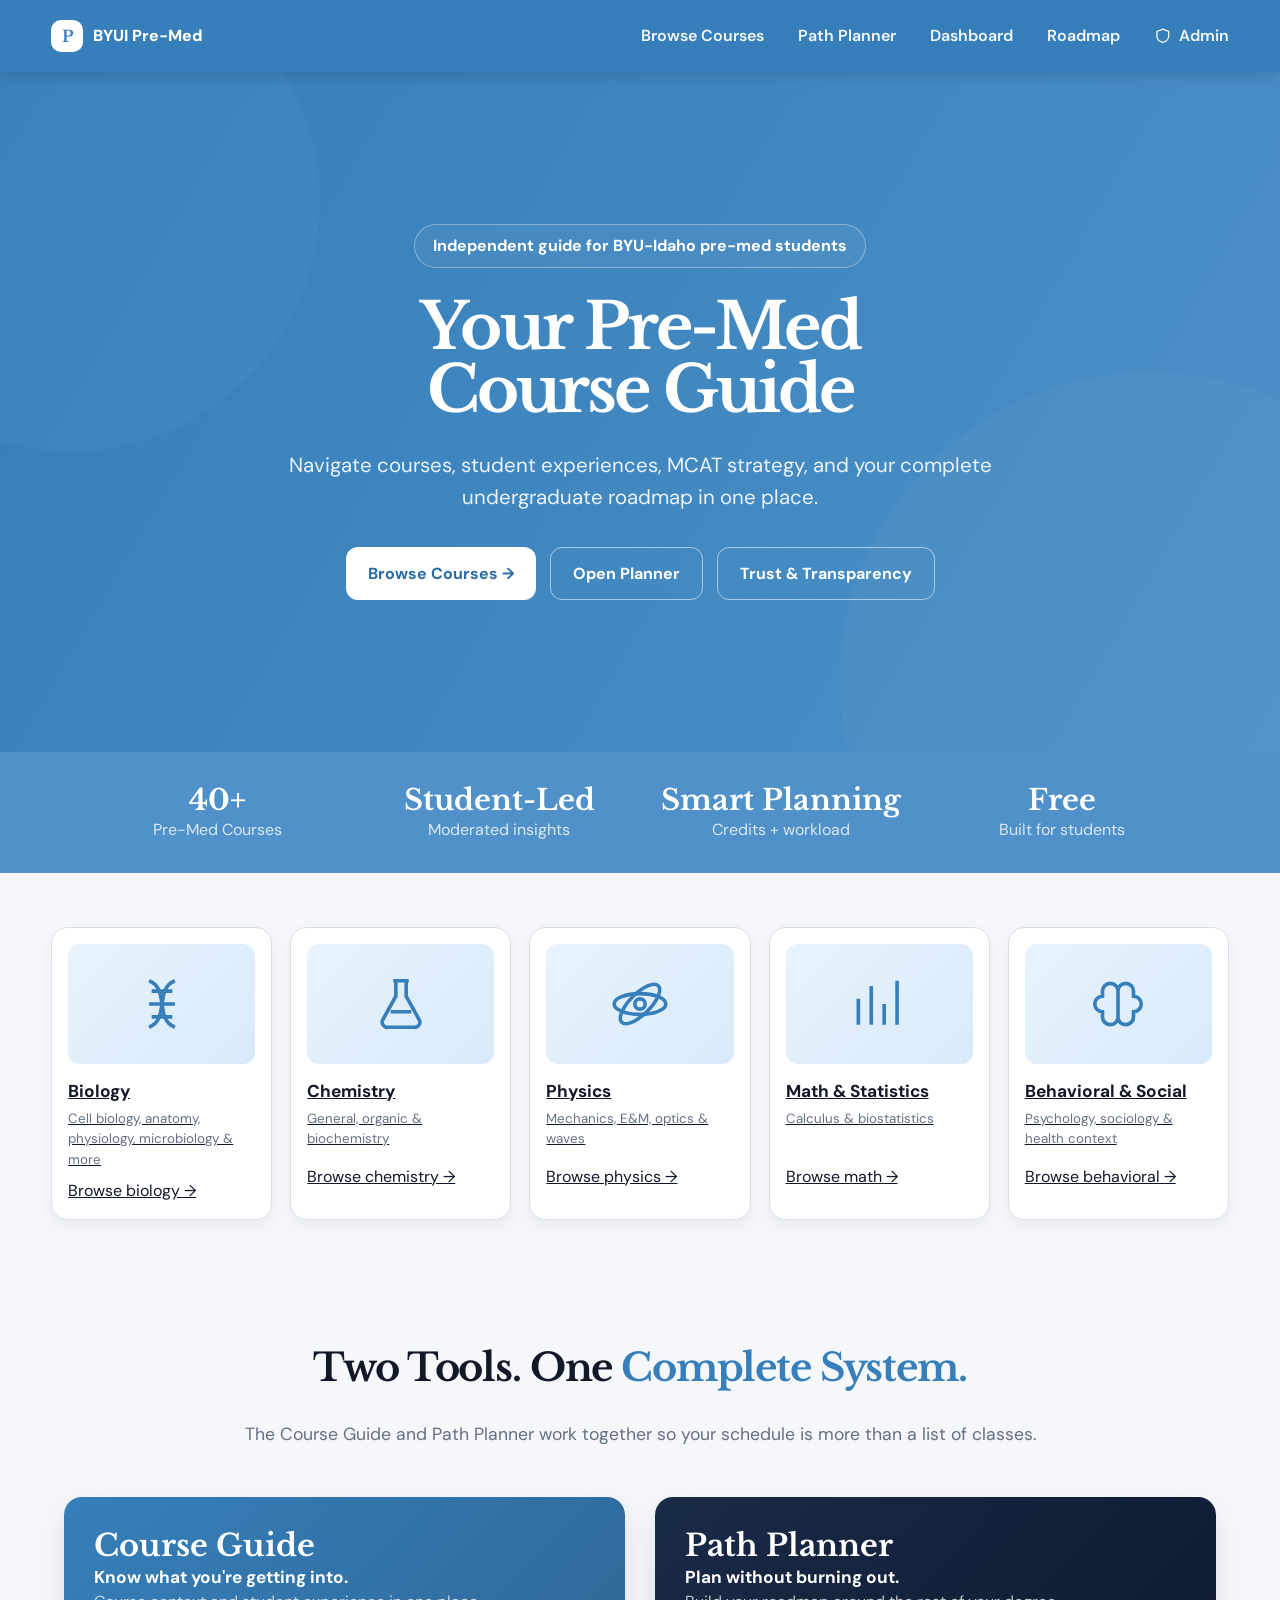
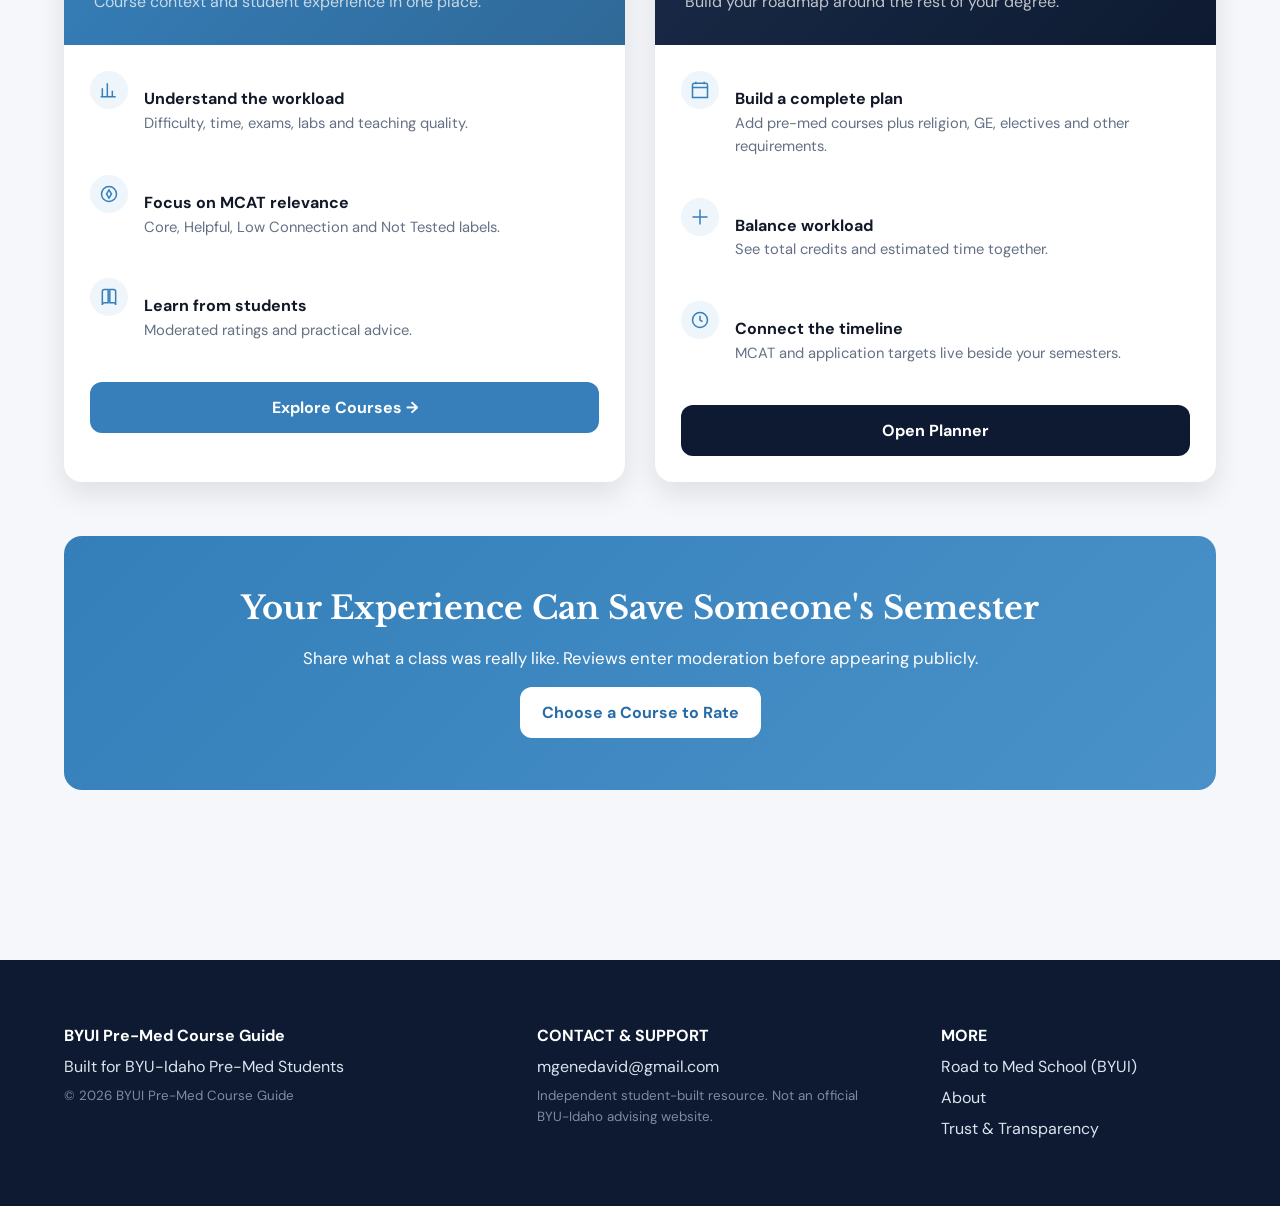
<file: index.html>
<!doctype html><html lang="en"><head><meta charset="utf-8"><meta name="viewport" content="width=device-width,initial-scale=1"><link rel="preconnect" href="https://fonts.googleapis.com"><link rel="preconnect" href="https://fonts.gstatic.com" crossorigin><link href="https://fonts.googleapis.com/css2?family=DM+Sans:wght@400;500;600;700;800&family=Libre+Baskerville:wght@700&display=swap" rel="stylesheet"><link rel="stylesheet" href="styles.css"><title>BYUI Pre-Med Course Guide</title></head><body><div data-nav></div><main><section class="hero"><div class="hero-inner"><div class="built">Independent guide for BYU-Idaho pre-med students</div><h1 class="display">Your Pre-Med<br>Course Guide</h1><p>Navigate courses, student experiences, MCAT strategy, and your complete undergraduate roadmap in one place.</p><div class="actions"><a class="btn white" href="courses.html">Browse Courses →</a><a class="btn ghost" href="planner.html">Open Planner</a><a class="btn ghost" href="trust.html">Trust & Transparency</a></div></div></section><section class="stats"><div><b>40+</b><span>Pre-Med Courses</span></div><div><b>Student-Led</b><span>Moderated insights</span></div><div><b>Smart Planning</b><span>Credits + workload</span></div><div><b>Free</b><span>Built for students</span></div></section><section class="subjects"><a class="subject" href="courses.html?subject=BIO"><div class="subject-art">${''}</div><b>Biology</b><small>Cell biology, anatomy, physiology, microbiology & more</small><span>Browse biology →</span></a><a class="subject" href="courses.html?subject=CHEM"><div class="subject-art"></div><b>Chemistry</b><small>General, organic & biochemistry</small><span>Browse chemistry →</span></a><a class="subject" href="courses.html?subject=PH"><div class="subject-art"></div><b>Physics</b><small>Mechanics, E&M, optics & waves</small><span>Browse physics →</span></a><a class="subject" href="courses.html?subject=MATH"><div class="subject-art"></div><b>Math & Statistics</b><small>Calculus & biostatistics</small><span>Browse math →</span></a><a class="subject" href="courses.html?subject=SOC"><div class="subject-art"></div><b>Behavioral & Social</b><small>Psychology, sociology & health context</small><span>Browse behavioral →</span></a></section><section class="tools"><h2 class="section-title">Two Tools. One <em>Complete System.</em></h2><p>The Course Guide and Path Planner work together so your schedule is more than a list of classes.</p><div class="tool-grid"><article class="reveal"><div class="tool-head blue"><h3>Course Guide</h3><b>Know what you're getting into.</b><span>Course context and student experience in one place.</span></div><div class="tool-body"><div class="feature"><span class="icon"><svg viewBox="0 0 24 24"><path d="M4 20V10m6 10V4m6 16v-7m4 7H2"/></svg></span><p><b>Understand the workload</b><small>Difficulty, time, exams, labs and teaching quality.</small></p></div><div class="feature"><span class="icon"><svg viewBox="0 0 24 24"><circle cx="12" cy="12" r="9"/><path d="m12 7 3 5-3 5-3-5 3-5Z"/></svg></span><p><b>Focus on MCAT relevance</b><small>Core, Helpful, Low Connection and Not Tested labels.</small></p></div><div class="feature"><span class="icon"><svg viewBox="0 0 24 24"><path d="M4 5.5A2.5 2.5 0 0 1 6.5 3H11v16H6.5A2.5 2.5 0 0 0 4 21.5v-16Zm16 0A2.5 2.5 0 0 0 17.5 3H13v16h4.5a2.5 2.5 0 0 1 2.5 2.5v-16Z"/></svg></span><p><b>Learn from students</b><small>Moderated ratings and practical advice.</small></p></div><a class="btn primary" style="width:100%" href="courses.html">Explore Courses →</a></div></article><article class="reveal"><div class="tool-head navy"><h3>Path Planner</h3><b>Plan without burning out.</b><span>Build your roadmap around the rest of your degree.</span></div><div class="tool-body"><div class="feature"><span class="icon"><svg viewBox="0 0 24 24"><path d="M7 2v3m10-3v3M3 9h18M5 4h14a2 2 0 0 1 2 2v15H3V6a2 2 0 0 1 2-2Z"/></svg></span><p><b>Build a complete plan</b><small>Add pre-med courses plus religion, GE, electives and other requirements.</small></p></div><div class="feature"><span class="icon"><svg viewBox="0 0 24 24"><path d="M12 3v18M3 12h18"/></svg></span><p><b>Balance workload</b><small>See total credits and estimated time together.</small></p></div><div class="feature"><span class="icon"><svg viewBox="0 0 24 24"><circle cx="12" cy="12" r="9"/><path d="M12 7v5l3 2"/></svg></span><p><b>Connect the timeline</b><small>MCAT and application targets live beside your semesters.</small></p></div><a class="btn navy" style="width:100%" href="planner.html">Open Planner</a></div></article></div><div class="share reveal"><h3>Your Experience Can Save Someone's Semester</h3><p>Share what a class was really like. Reviews enter moderation before appearing publicly.</p><a class="btn white" href="courses.html">Choose a Course to Rate</a></div></section></main><div data-foot></div><script src="app.js"></script><script>document.querySelectorAll('.subject-art').forEach((e,i)=>e.innerHTML=['<svg viewBox="0 0 24 24"><path d="M7 3c8 3 2 15 10 18M17 3C9 6 15 18 7 21M8 7h8M7 12h10M8 17h8"/></svg>','<svg viewBox="0 0 24 24"><path d="M9 3h6m-5 0v6l-5 9a2 2 0 0 0 2 3h10a2 2 0 0 0 2-3l-5-9V3M8 15h8"/></svg>','<svg viewBox="0 0 24 24"><circle cx="12" cy="12" r="2"/><ellipse cx="12" cy="12" rx="10" ry="4"/><ellipse cx="12" cy="12" rx="4" ry="10" transform="rotate(45 12 12)"/></svg>','<svg viewBox="0 0 24 24"><path d="M4 20V10m5 10V5m5 15v-8m5 8V3"/></svg>','<svg viewBox="0 0 24 24"><path d="M9 4a3 3 0 0 0-3 3v2a3 3 0 0 0 0 6v2a3 3 0 0 0 3 3c1.7 0 3-1.3 3-3V7c0-1.7-1.3-3-3-3Zm6 0a3 3 0 0 1 3 3v2a3 3 0 0 1 0 6v2a3 3 0 0 1-3 3c-1.7 0-3-1.3-3-3V7c0-1.7 1.3-3 3-3Z"/></svg>'][i]);</script></body></html>
</file>
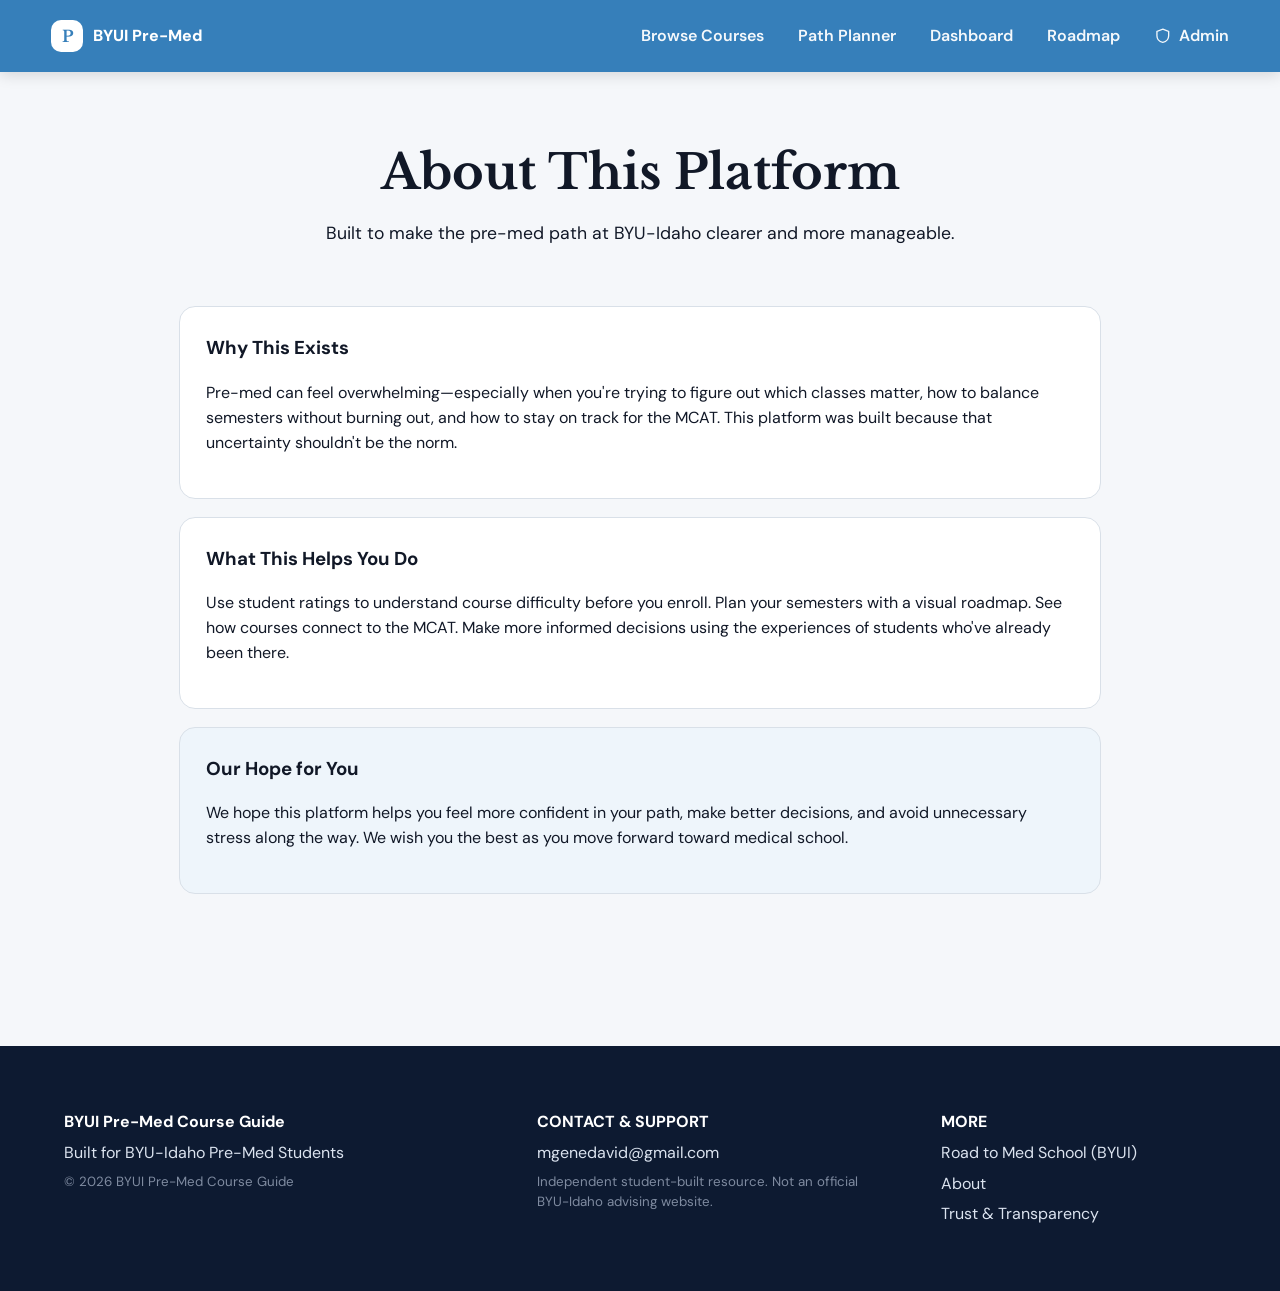
<file: about.html>
<!doctype html><html lang="en"><head><meta charset="utf-8"><meta name="viewport" content="width=device-width,initial-scale=1"><link href="https://fonts.googleapis.com/css2?family=DM+Sans:wght@400;500;600;700;800&family=Libre+Baskerville:wght@700&display=swap" rel="stylesheet"><link rel="stylesheet" href="styles.css"><title>About</title></head><body><div data-nav></div><div class="page-head" style="text-align:center"><h1>About This Platform</h1><p>Built to make the pre-med path at BYU-Idaho clearer and more manageable.</p></div><main class="container narrow" style="padding-top:18px"><div class="info-grid" style="grid-template-columns:1fr"><article class="info-card"><h3>Why This Exists</h3><p>Pre-med can feel overwhelming—especially when you're trying to figure out which classes matter, how to balance semesters without burning out, and how to stay on track for the MCAT. This platform was built because that uncertainty shouldn't be the norm.</p></article><article class="info-card"><h3>What This Helps You Do</h3><p>Use student ratings to understand course difficulty before you enroll. Plan your semesters with a visual roadmap. See how courses connect to the MCAT. Make more informed decisions using the experiences of students who've already been there.</p></article><article class="info-card" style="background:#eef5fb"><h3>Our Hope for You</h3><p>We hope this platform helps you feel more confident in your path, make better decisions, and avoid unnecessary stress along the way. We wish you the best as you move forward toward medical school.</p></article></div></main><div data-foot></div><script src="app.js"></script></body></html>
</file>
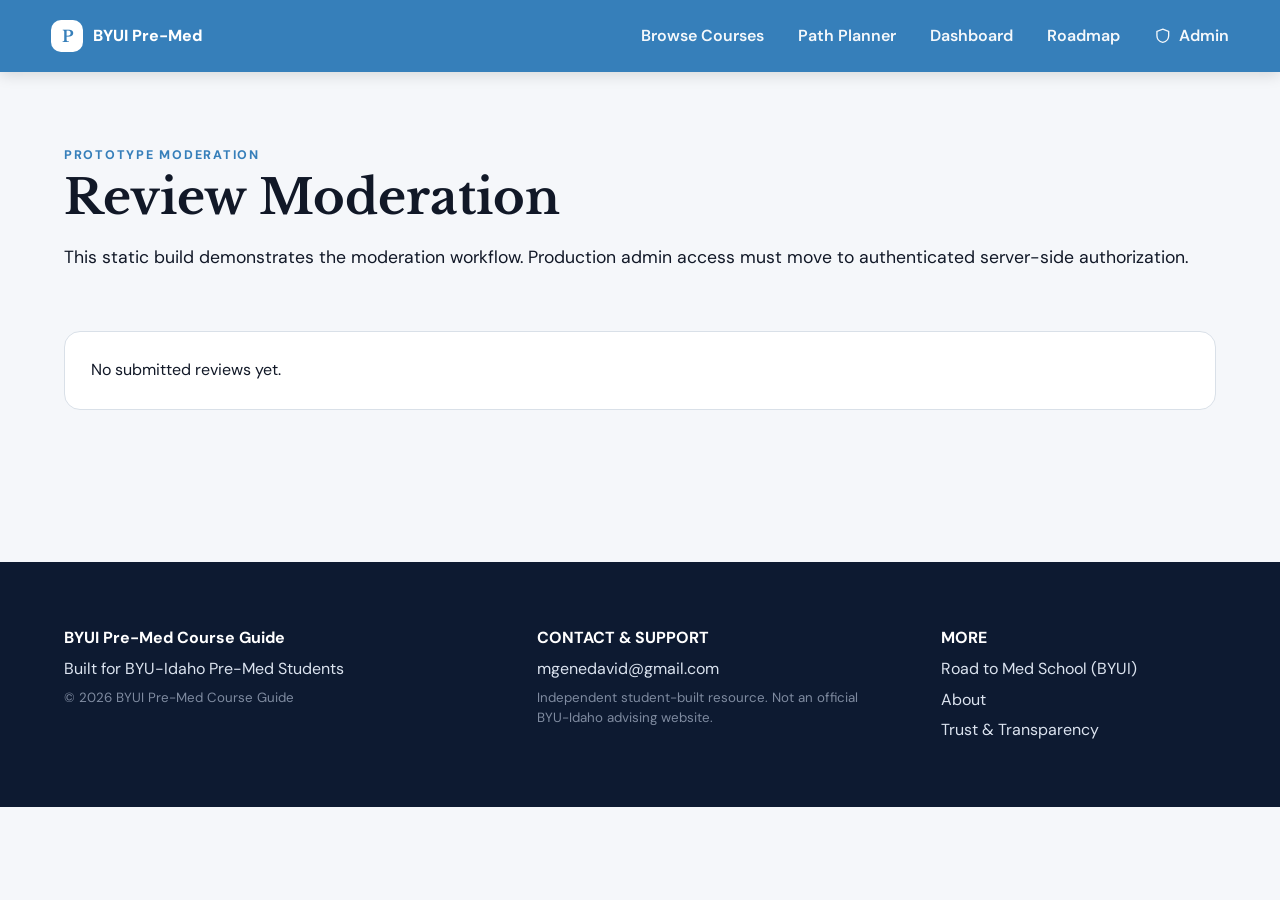
<file: admin.html>
<!doctype html><html lang="en"><head><meta charset="utf-8"><meta name="viewport" content="width=device-width,initial-scale=1"><link href="https://fonts.googleapis.com/css2?family=DM+Sans:wght@400;500;600;700;800&family=Libre+Baskerville:wght@700&display=swap" rel="stylesheet"><link rel="stylesheet" href="styles.css"><title>Admin Prototype</title></head><body><div data-nav></div><div class="page-head"><span class="eyebrow">Prototype moderation</span><h1>Review Moderation</h1><p>This static build demonstrates the moderation workflow. Production admin access must move to authenticated server-side authorization.</p></div><main class="container" style="padding-top:18px"><div id="adminReviews"></div></main><div data-foot></div><script src="app.js"></script><script>function draw(){let a=getReviews();adminReviews.innerHTML=a.length?a.map(r=>`<article class="review"><b>${r.course}</b> · <span class="tag">${r.status}</span><p>${esc(r.advice)}</p><button class="btn primary" onclick="setStatus(${r.id},'approved')">Approve</button> <button class="btn soft" onclick="setStatus(${r.id},'rejected')">Reject</button> <button class="btn soft" onclick="removeReview(${r.id})">Delete</button></article>`).join(''):'<div class="panel">No submitted reviews yet.</div>'}function setStatus(id,s){let a=getReviews(),r=a.find(x=>x.id===id);if(r)r.status=s;setReviews(a);draw()}function removeReview(id){setReviews(getReviews().filter(x=>x.id!==id));draw()}draw();</script></body></html>
</file>
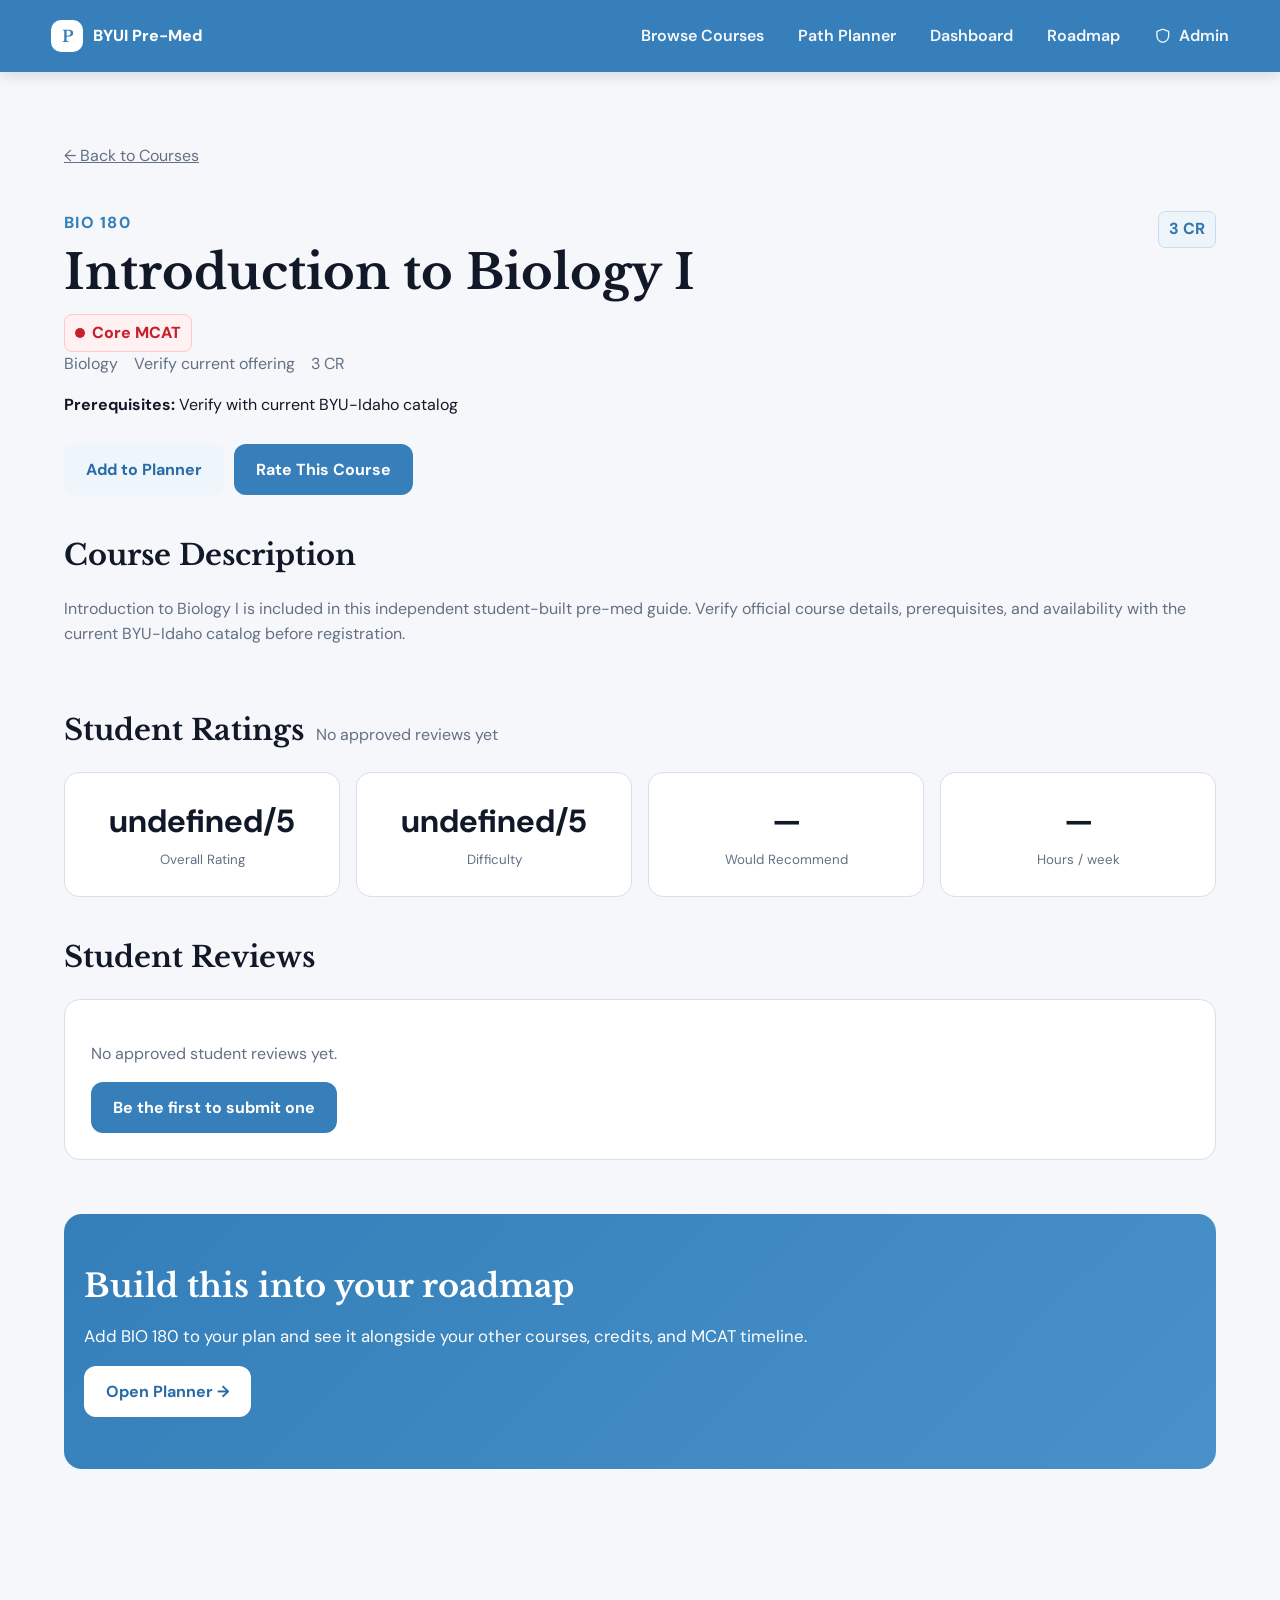
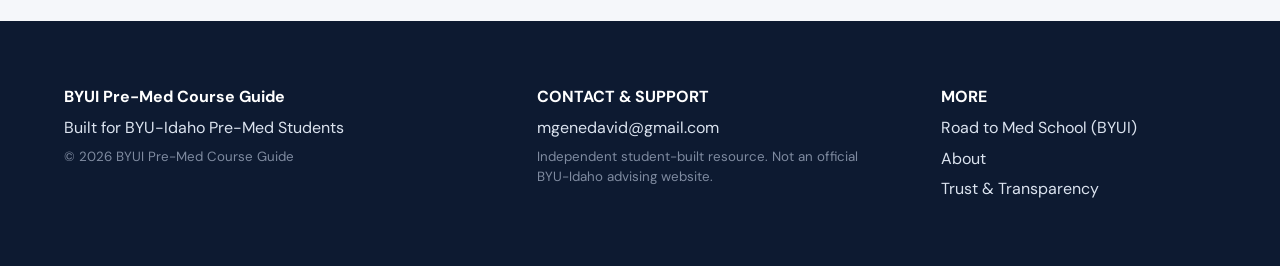
<file: course.html>
<!doctype html><html lang="en"><head><meta charset="utf-8"><meta name="viewport" content="width=device-width,initial-scale=1"><link href="https://fonts.googleapis.com/css2?family=DM+Sans:wght@400;500;600;700;800&family=Libre+Baskerville:wght@700&display=swap" rel="stylesheet"><link rel="stylesheet" href="styles.css"><title>Course Detail</title></head><body><div data-nav></div><main class="container"><a href="courses.html" class="muted">← Back to Courses</a><section id="detail"></section></main><div data-foot></div><script src="app.js"></script><script src="course.js"></script></body></html>
</file>
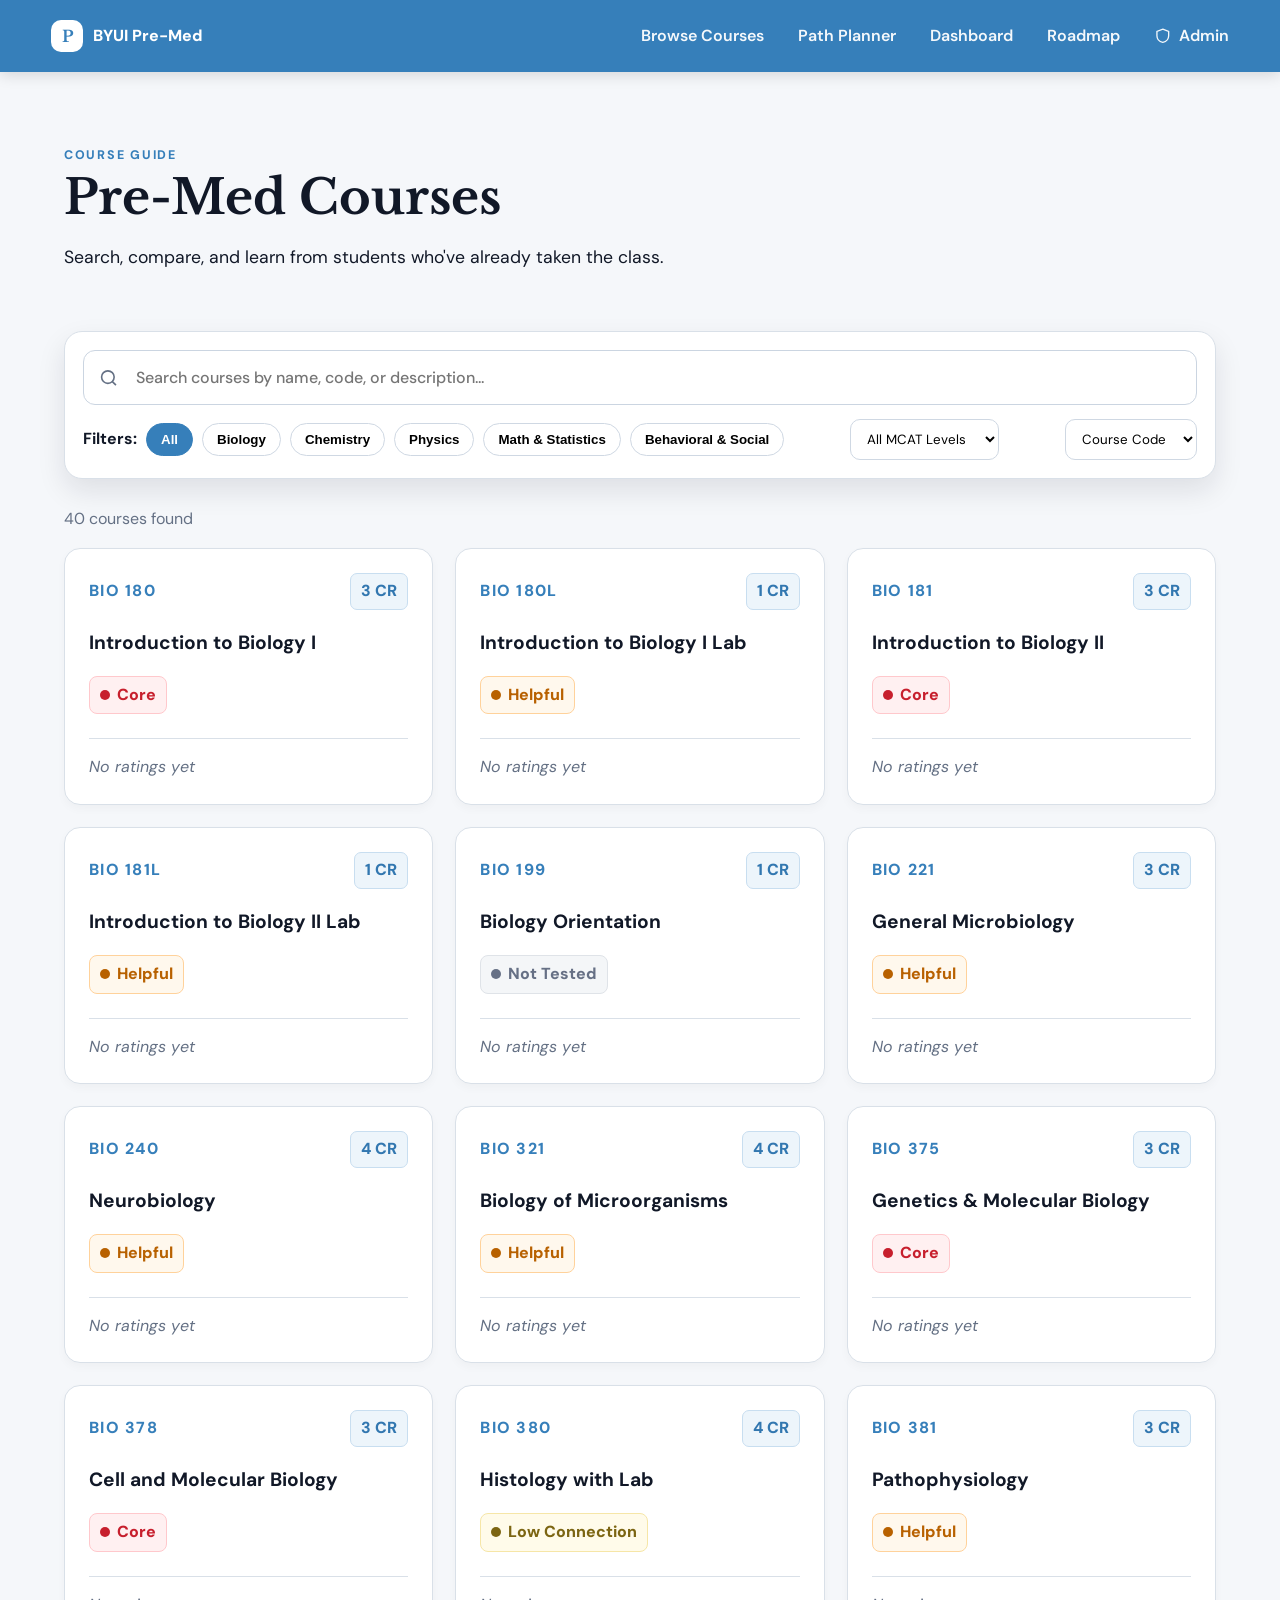
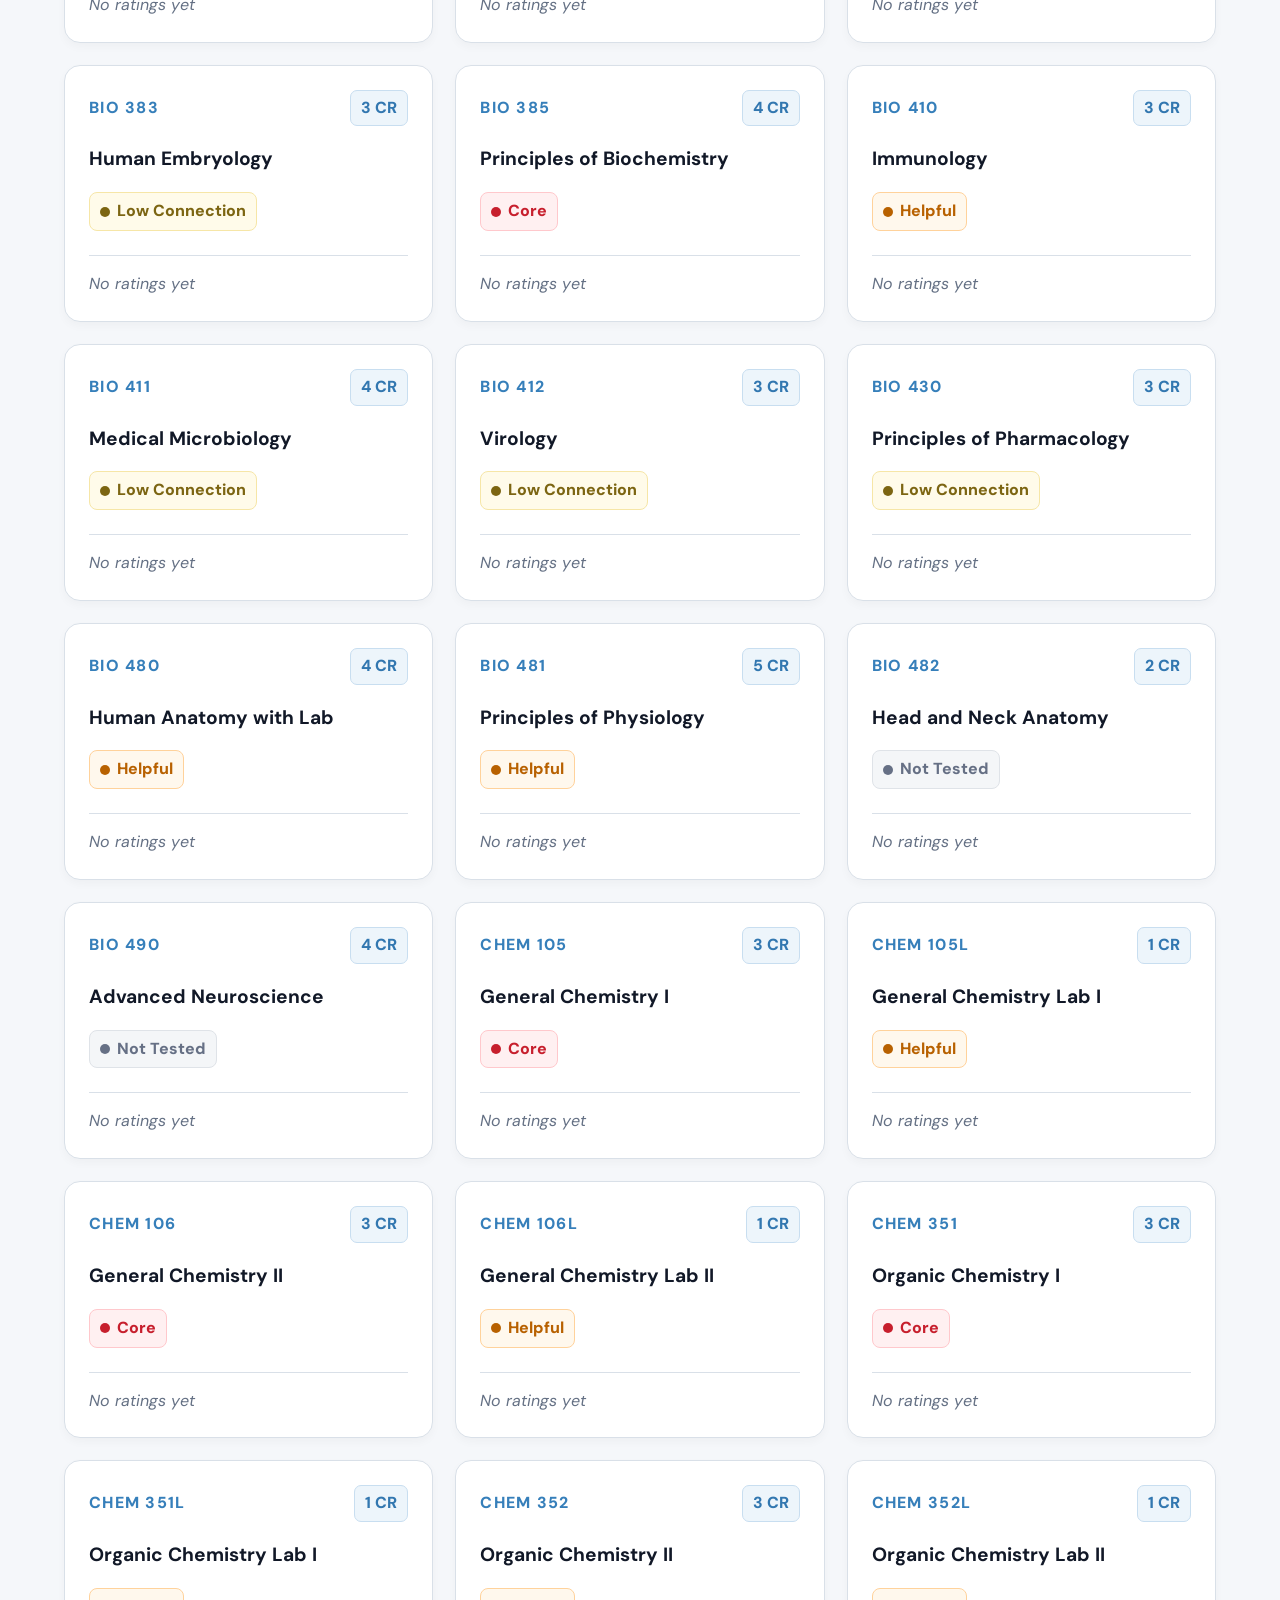
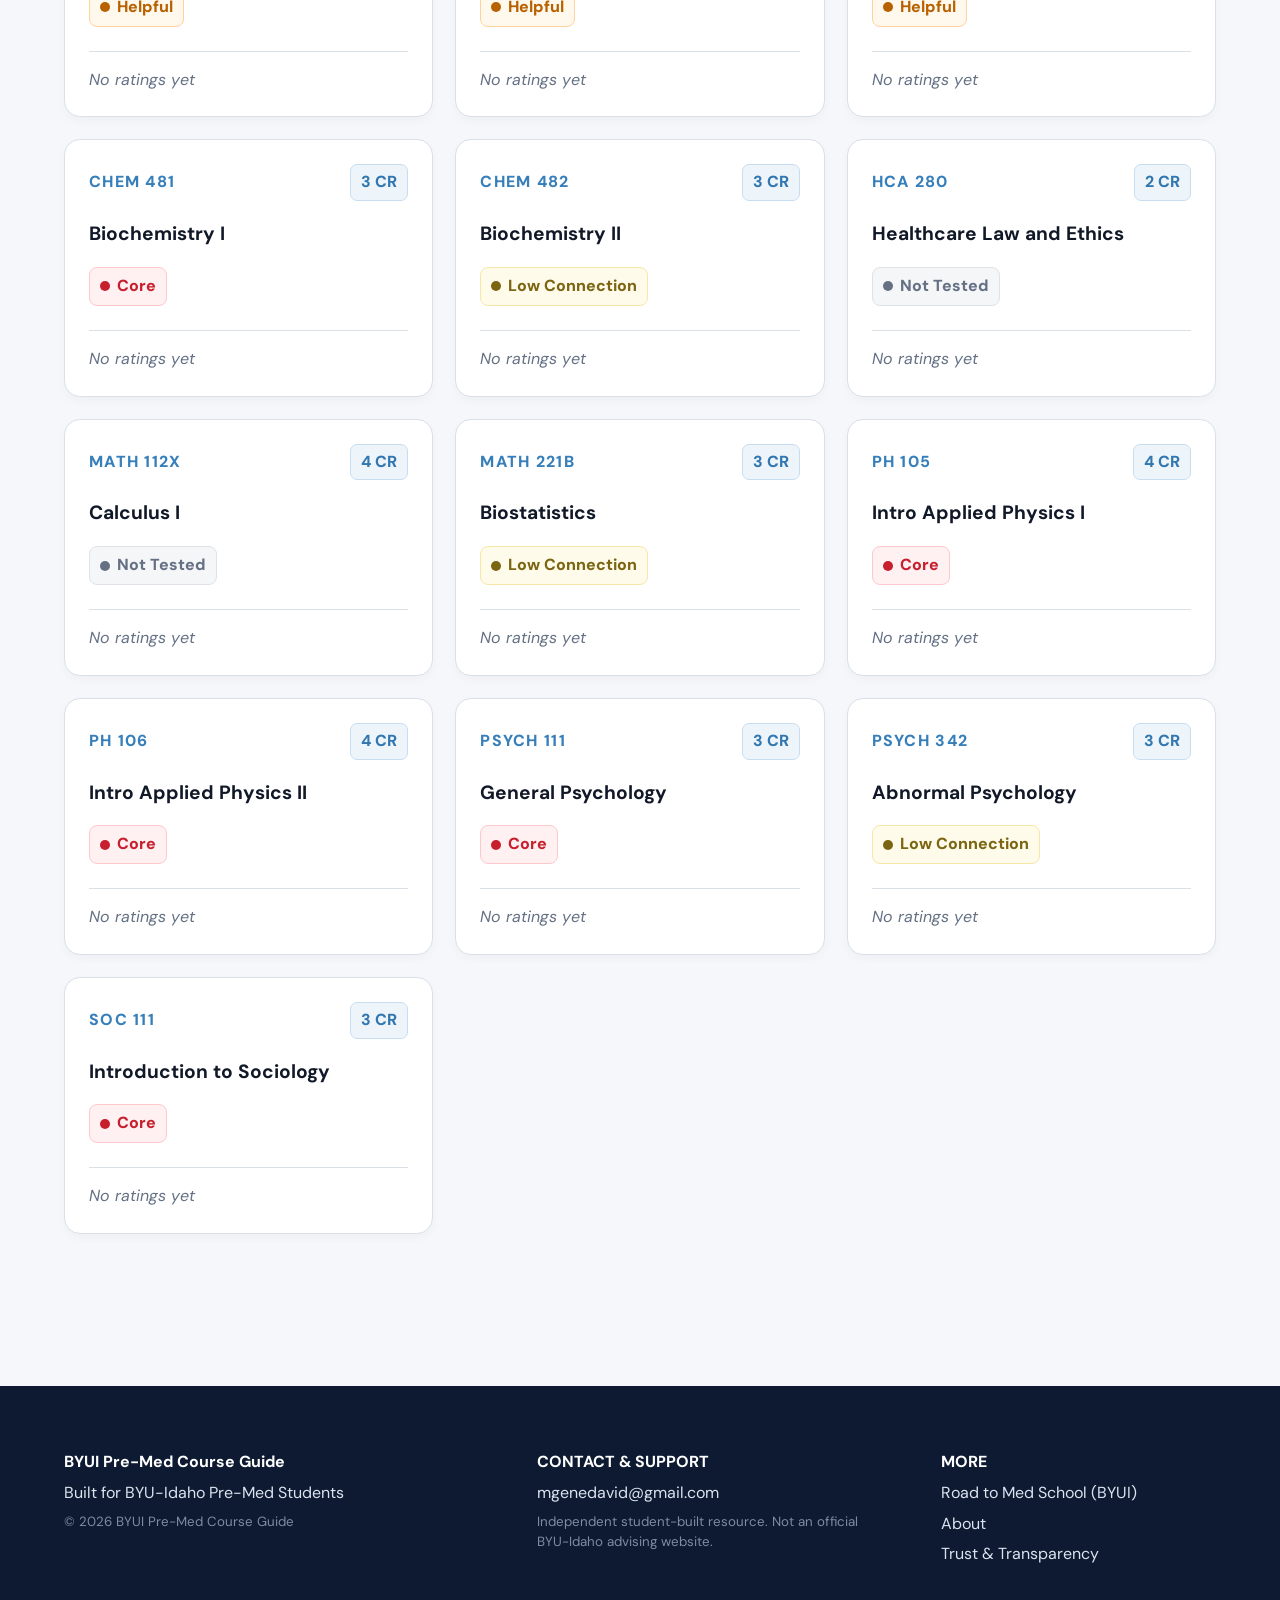
<file: courses.html>
<!doctype html><html lang="en"><head><meta charset="utf-8"><meta name="viewport" content="width=device-width,initial-scale=1"><link href="https://fonts.googleapis.com/css2?family=DM+Sans:wght@400;500;600;700;800&family=Libre+Baskerville:wght@700&display=swap" rel="stylesheet"><link rel="stylesheet" href="styles.css"><title>Browse Courses</title></head><body><div data-nav></div><div class="page-head"><span class="eyebrow">Course Guide</span><h1>Pre-Med Courses</h1><p>Search, compare, and learn from students who've already taken the class.</p></div><main class="container" style="padding-top:18px"><div class="filterbox"><div class="searchbar"><span class="icon"><svg viewBox="0 0 24 24"><circle cx="11" cy="11" r="7"/><path d="m20 20-4-4"/></svg></span><input id="search" placeholder="Search courses by name, code, or description..."></div><div class="filters"><b>Filters:</b><button class="chip active" data-s="all">All</button><button class="chip" data-s="BIO">Biology</button><button class="chip" data-s="CHEM">Chemistry</button><button class="chip" data-s="PH">Physics</button><button class="chip" data-s="MATH">Math & Statistics</button><button class="chip" data-s="SOC">Behavioral & Social</button><select id="mcat"><option value="all">All MCAT Levels</option><option>Core</option><option>Helpful</option><option>Low Connection</option><option>Not Tested</option></select><select id="sort"><option value="code">Course Code</option><option value="title">Course Name</option><option value="credits">Credits</option></select></div></div><p id="count" class="muted"></p><div id="grid" class="course-grid"></div></main><div data-foot></div><script src="app.js"></script><script src="courses.js"></script></body></html>
</file>
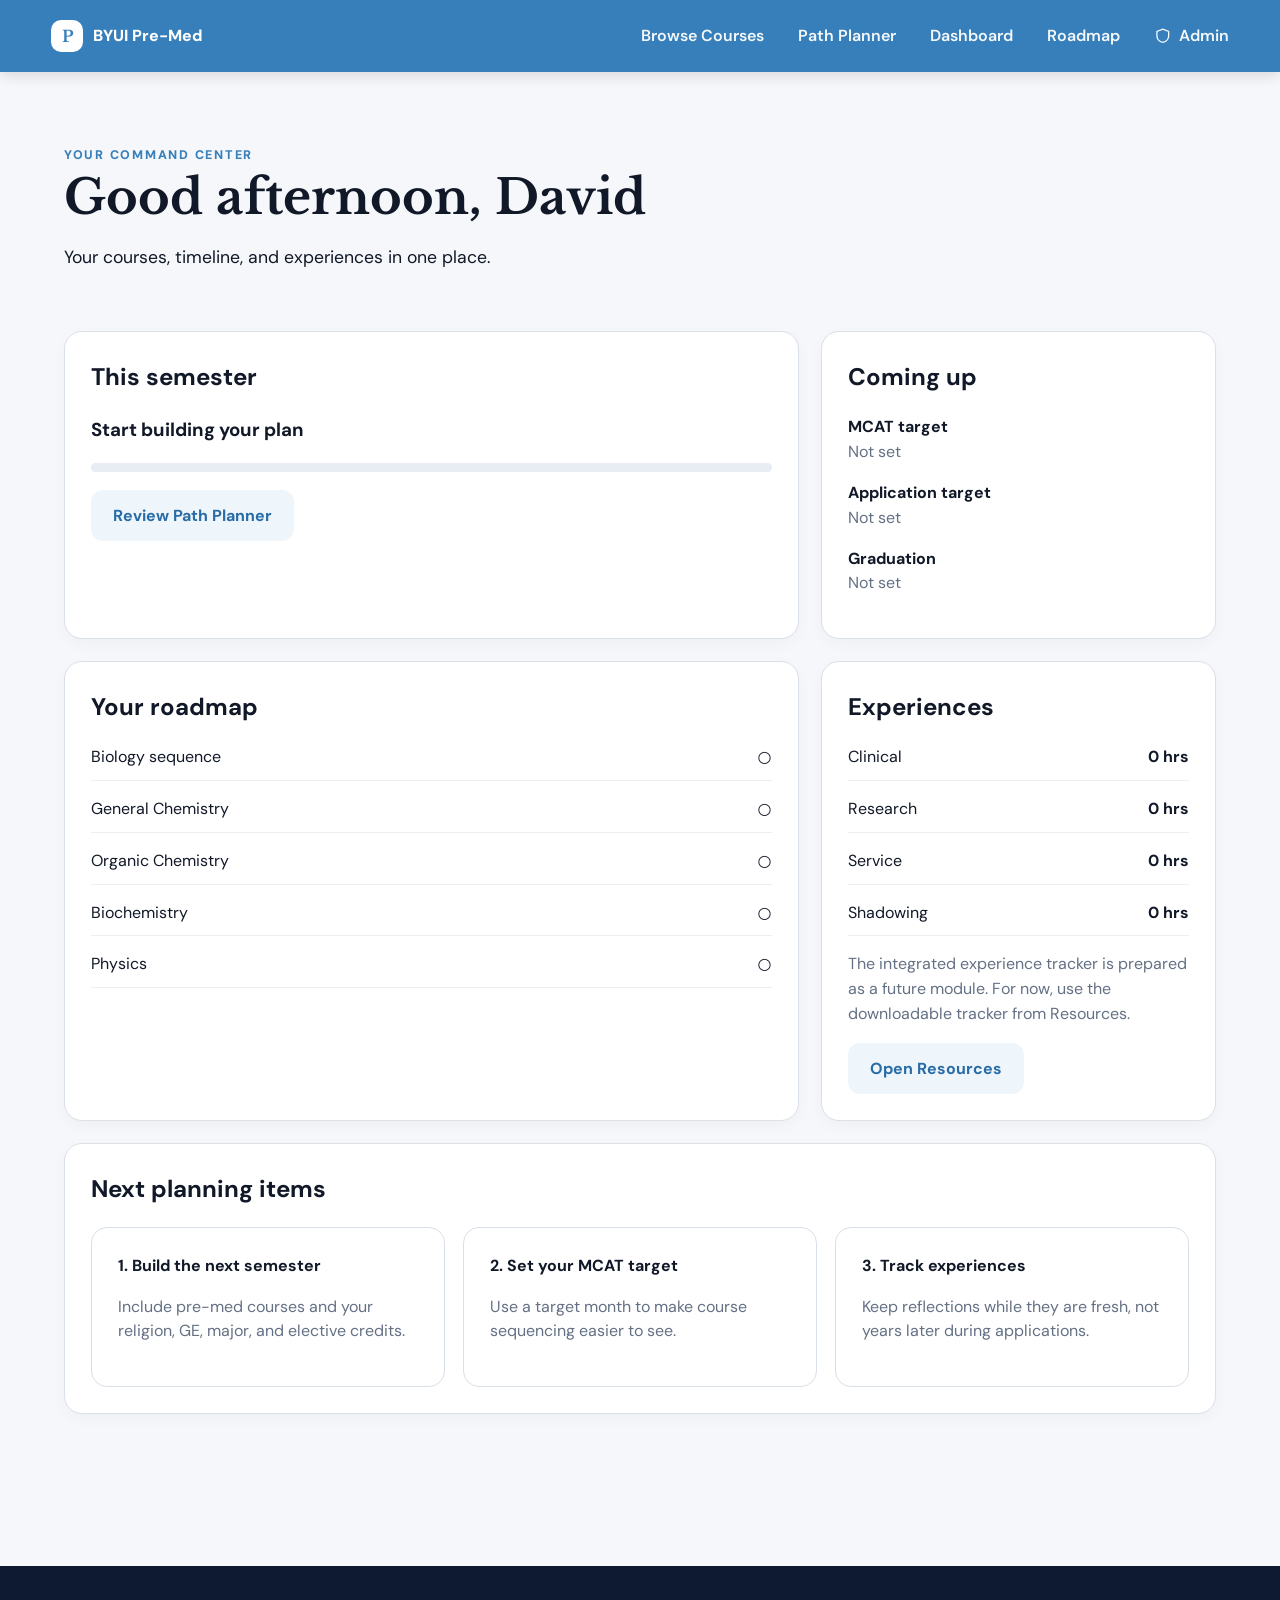
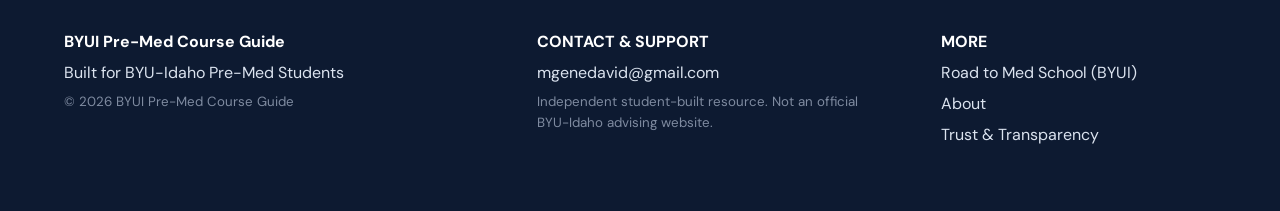
<file: dashboard.html>
<!doctype html><html lang="en"><head><meta charset="utf-8"><meta name="viewport" content="width=device-width,initial-scale=1"><link href="https://fonts.googleapis.com/css2?family=DM+Sans:wght@400;500;600;700;800&family=Libre+Baskerville:wght@700&display=swap" rel="stylesheet"><link rel="stylesheet" href="styles.css"><title>Student Dashboard</title></head><body><div data-nav></div><div class="page-head"><span class="eyebrow">Your command center</span><h1>Good afternoon, David</h1><p>Your courses, timeline, and experiences in one place.</p></div><main class="container" style="padding-top:18px"><div class="dashboard-grid"><section class="dash-card"><h2>This semester</h2><h3 id="semesterSummary">Start building your plan</h3><div class="progress" style="margin:18px 0"><i id="semesterBar" style="width:0"></i></div><a class="btn soft" href="planner.html">Review Path Planner</a></section><section class="dash-card"><h2>Coming up</h2><p><b>MCAT target</b><br><span id="dmcat" class="muted">Not set</span></p><p><b>Application target</b><br><span id="dapp" class="muted">Not set</span></p><p><b>Graduation</b><br><span id="dgrad" class="muted">Not set</span></p></section><section class="dash-card"><h2>Your roadmap</h2><div class="progress-list"><p><span>Biology sequence</span><b>○</b></p><p><span>General Chemistry</span><b>○</b></p><p><span>Organic Chemistry</span><b>○</b></p><p><span>Biochemistry</span><b>○</b></p><p><span>Physics</span><b>○</b></p></div></section><section class="dash-card"><h2>Experiences</h2><div class="progress-list"><p><span>Clinical</span><b>0 hrs</b></p><p><span>Research</span><b>0 hrs</b></p><p><span>Service</span><b>0 hrs</b></p><p><span>Shadowing</span><b>0 hrs</b></p></div><p class="muted">The integrated experience tracker is prepared as a future module. For now, use the downloadable tracker from Resources.</p><a class="btn soft" href="resources.html">Open Resources</a></section><section class="dash-card" style="grid-column:1/-1"><h2>Next planning items</h2><div class="info-grid"><div class="info-card"><b>1. Build the next semester</b><p class="muted">Include pre-med courses and your religion, GE, major, and elective credits.</p></div><div class="info-card"><b>2. Set your MCAT target</b><p class="muted">Use a target month to make course sequencing easier to see.</p></div><div class="info-card"><b>3. Track experiences</b><p class="muted">Keep reflections while they are fresh, not years later during applications.</p></div></div></section></div></main><div data-foot></div><script src="app.js"></script><script>let s=getPlan(),all=Object.values(s.terms||{}).flat(),cr=all.reduce((a,i)=>a+(i.type==='other'?+i.credits:(COURSES.find(c=>c.id===i.id)?.credits||0)),0);semesterSummary.textContent=cr?`${cr} planned credits across your roadmap`:'Start building your plan';semesterBar.style.width=Math.min(100,cr/120*100)+'%';dmcat.textContent=s.targets?.mcat||'Not set';dapp.textContent=s.targets?.app||'Not set';dgrad.textContent=s.targets?.grad||'Not set';const ids=all.filter(i=>i.type==='course').map(i=>i.id);let groups=[['BIO 180','BIO 181'],['CHEM 105','CHEM 106'],['CHEM 351','CHEM 352'],['CHEM 481'],['PH 105','PH 106']];document.querySelectorAll('.progress-list')[0].querySelectorAll('b').forEach((b,i)=>{let n=groups[i].filter(x=>ids.includes(x)).length;b.textContent=n===groups[i].length?'✓':n?'◐':'○'});</script></body></html>
</file>
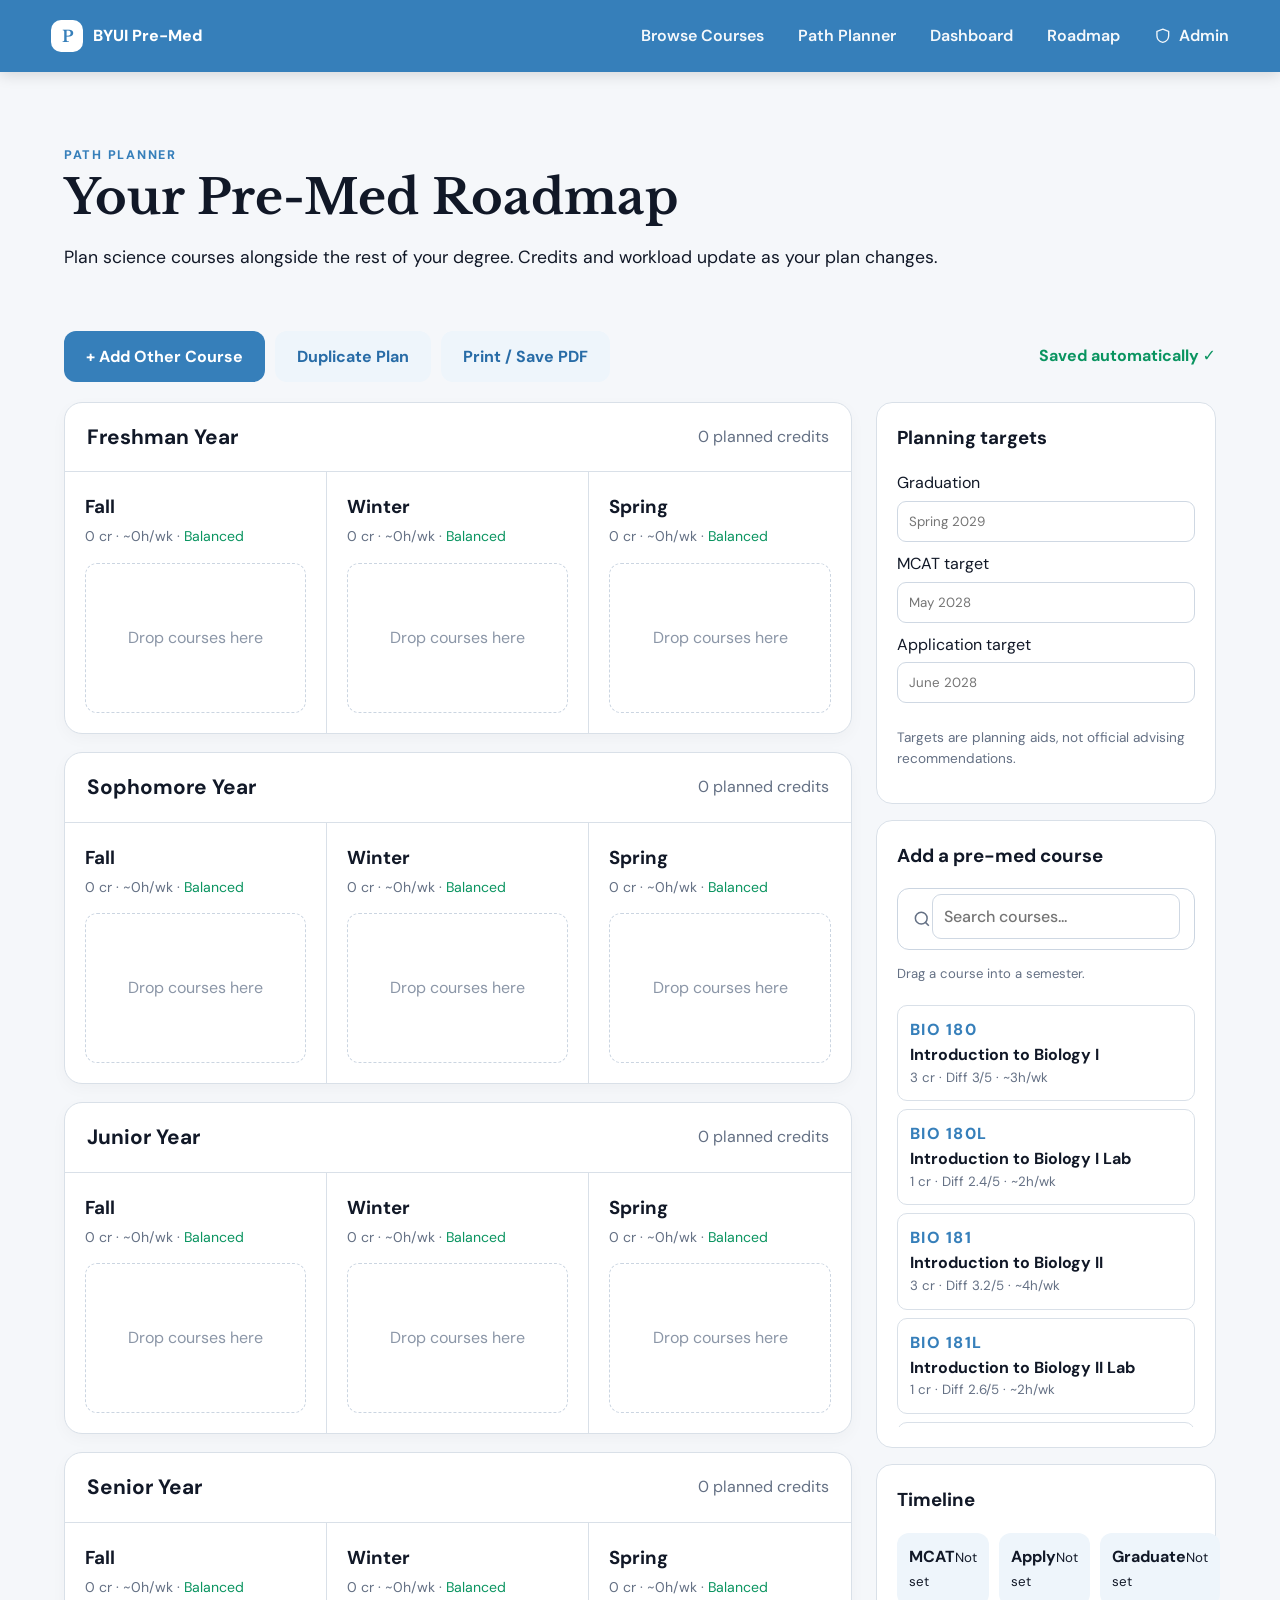
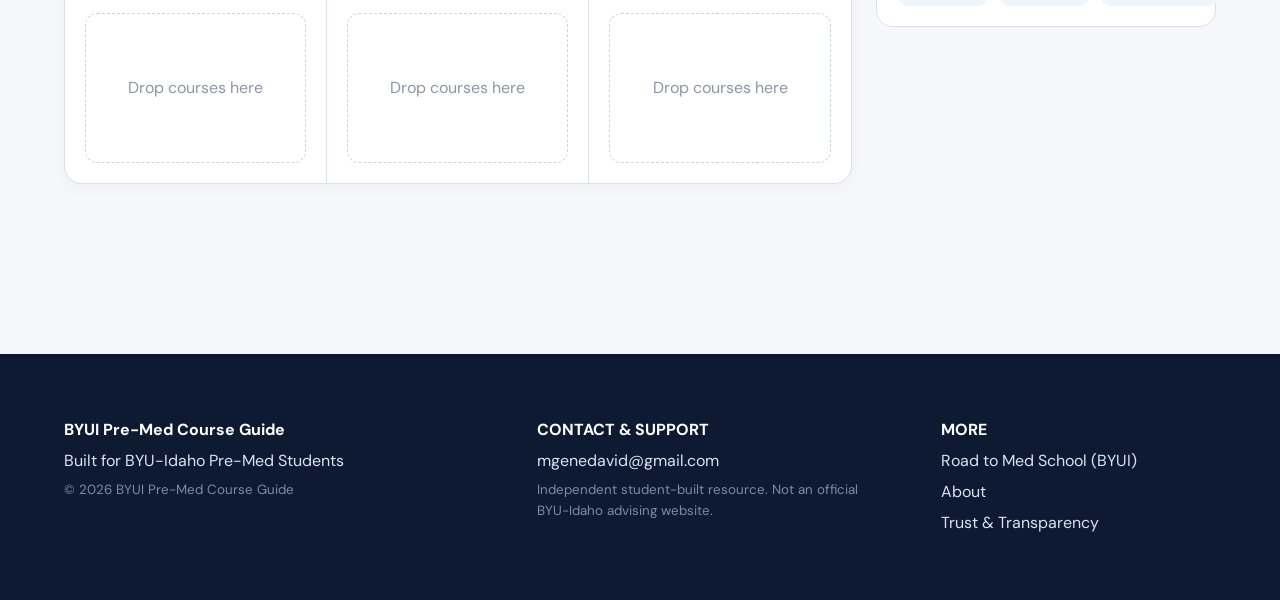
<file: planner.html>
<!doctype html><html lang="en"><head><meta charset="utf-8"><meta name="viewport" content="width=device-width,initial-scale=1"><link href="https://fonts.googleapis.com/css2?family=DM+Sans:wght@400;500;600;700;800&family=Libre+Baskerville:wght@700&display=swap" rel="stylesheet"><link rel="stylesheet" href="styles.css"><title>Path Planner</title></head><body><div data-nav></div><div class="page-head"><span class="eyebrow">Path Planner</span><h1>Your Pre-Med Roadmap</h1><p>Plan science courses alongside the rest of your degree. Credits and workload update as your plan changes.</p></div><main class="container" style="padding-top:18px"><div class="planner-toolbar"><button class="btn primary" id="addOther">+ Add Other Course</button><button class="btn soft" id="duplicate">Duplicate Plan</button><button class="btn soft" onclick="window.print()">Print / Save PDF</button><span class="saved" id="saved">Saved automatically ✓</span></div><div class="planner-shell"><section class="planner-main"><div id="years"></div></section><aside class="planner-side"><div class="side-card"><h3>Planning targets</h3><label>Graduation</label><input id="grad" placeholder="Spring 2029"><label>MCAT target</label><input id="mcatTarget" placeholder="May 2028"><label>Application target</label><input id="appTarget" placeholder="June 2028"><p class="muted" style="font-size:.85rem">Targets are planning aids, not official advising recommendations.</p></div><div class="side-card"><h3>Add a pre-med course</h3><div class="searchbar"><span class="icon"><svg viewBox="0 0 24 24"><circle cx="11" cy="11" r="7"/><path d="m20 20-4-4"/></svg></span><input id="libSearch" placeholder="Search courses..."></div><p class="muted" style="font-size:.82rem">Drag a course into a semester.</p><div class="library-list" id="library"></div></div><div class="side-card"><h3>Timeline</h3><div class="timeline"><div class="milestone"><b>MCAT</b><small id="mcatView">Not set</small></div><div class="milestone"><b>Apply</b><small id="appView">Not set</small></div><div class="milestone"><b>Graduate</b><small id="gradView">Not set</small></div></div></div></aside></div></main><dialog id="otherDialog"><form method="dialog" class="form-card"><h2>Add another course</h2><div class="field"><label>Course / requirement</label><input id="otherName" placeholder="REL 225 · Foundations of the Restoration"></div><div class="form-grid"><div class="field"><label>Credits</label><input id="otherCredits" type="number" min="0" max="8" value="2"></div><div class="field"><label>Expected workload</label><select id="otherLoad"><option value="2">Light</option><option value="4" selected>Moderate</option><option value="7">Heavy</option></select></div></div><div class="field"><label>Semester</label><select id="otherTerm"></select></div><button class="btn primary" id="saveOther">Add to plan</button><button class="btn soft">Cancel</button></form></dialog><div data-foot></div><script src="app.js"></script><script src="planner.js"></script></body></html>
</file>
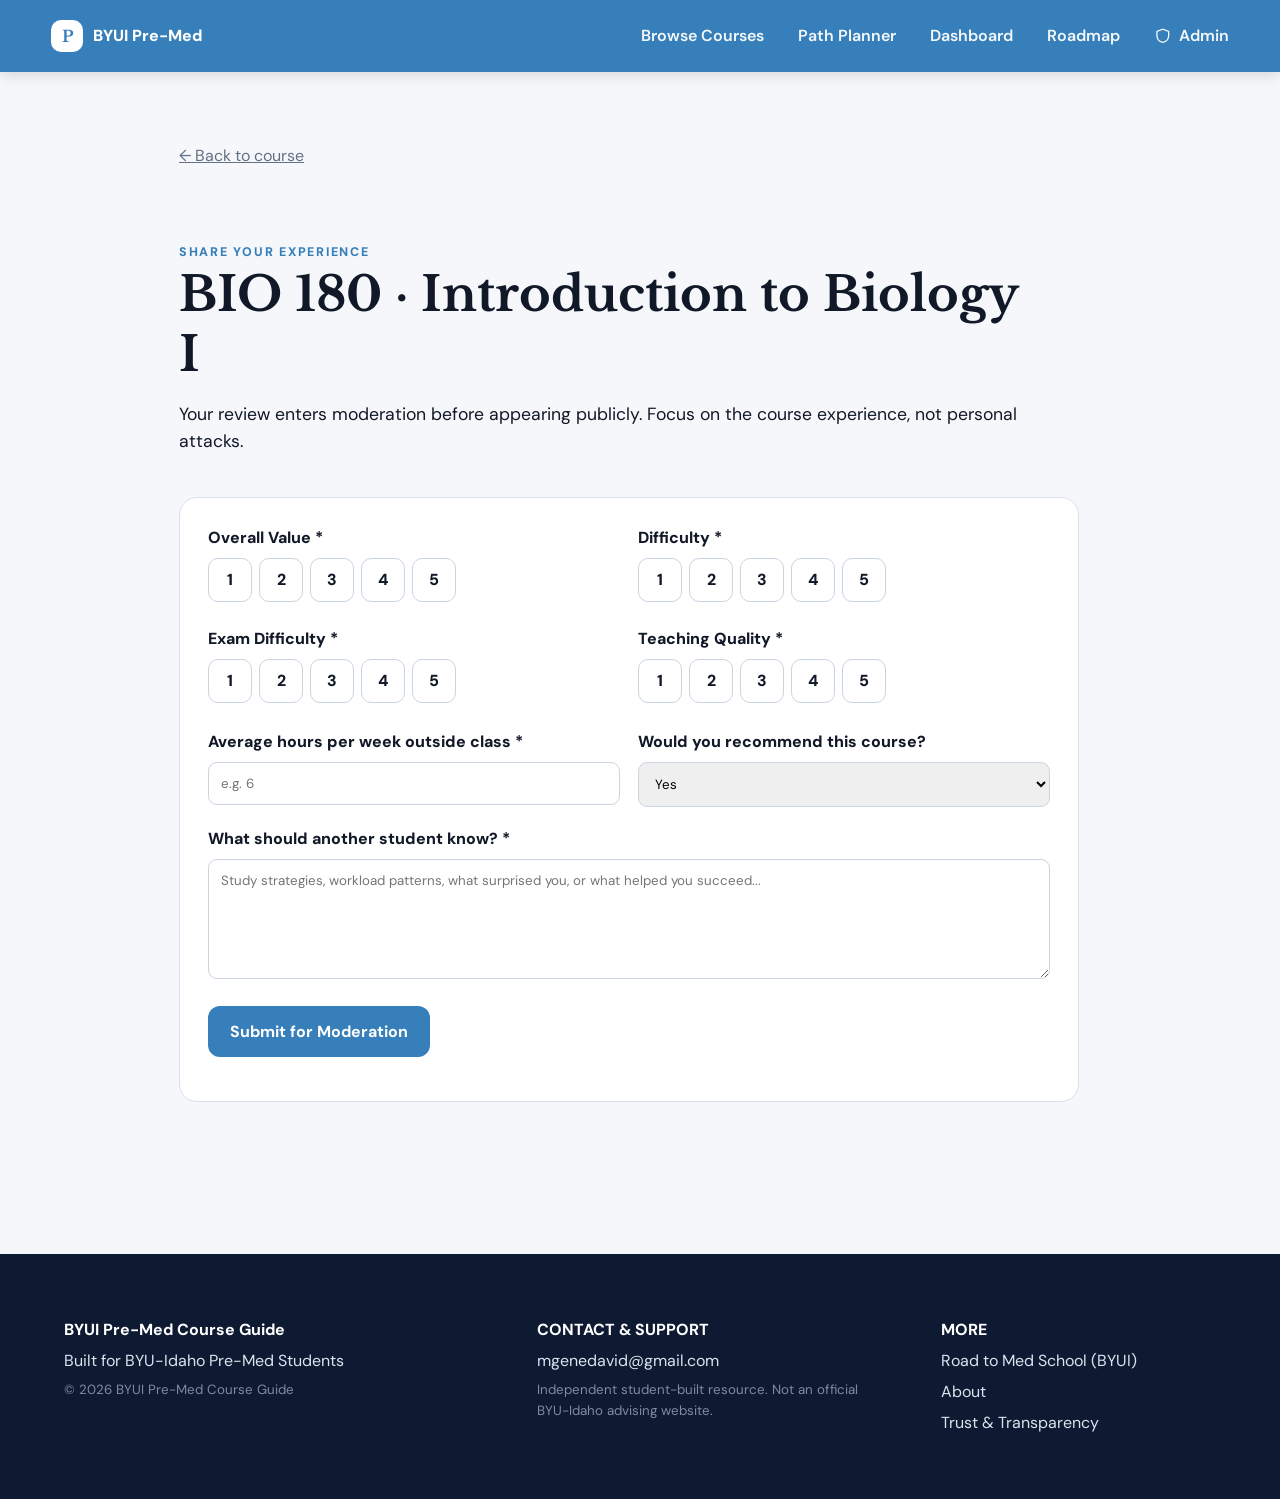
<file: rate.html>
<!doctype html><html lang="en"><head><meta charset="utf-8"><meta name="viewport" content="width=device-width,initial-scale=1"><link href="https://fonts.googleapis.com/css2?family=DM+Sans:wght@400;500;600;700;800&family=Libre+Baskerville:wght@700&display=swap" rel="stylesheet"><link rel="stylesheet" href="styles.css"><title>Rate Course</title></head><body><div data-nav></div><main class="container narrow"><a id="back" class="muted">← Back to course</a><div class="page-head" style="padding-left:0"><span class="eyebrow">Share your experience</span><h1><span id="code"></span> · <span id="title"></span></h1><p>Your review enters moderation before appearing publicly. Focus on the course experience, not personal attacks.</p></div><form id="form" class="form-card"><div id="ratingFields" class="form-grid"></div><div class="form-grid" style="margin-top:20px"><div class="field"><label>Average hours per week outside class *</label><input required type="number" name="workload" min="0" max="40" placeholder="e.g. 6"></div><div class="field"><label>Would you recommend this course?</label><select name="recommend"><option value="yes">Yes</option><option value="">No</option></select></div></div><div class="field" style="margin-top:20px"><label>What should another student know? *</label><textarea required name="advice" placeholder="Study strategies, workload patterns, what surprised you, or what helped you succeed..."></textarea></div><button class="btn primary" style="margin-top:20px">Submit for Moderation</button><p id="msg"></p></form></main><div data-foot></div><script src="app.js"></script><script src="rate.js"></script></body></html>
</file>
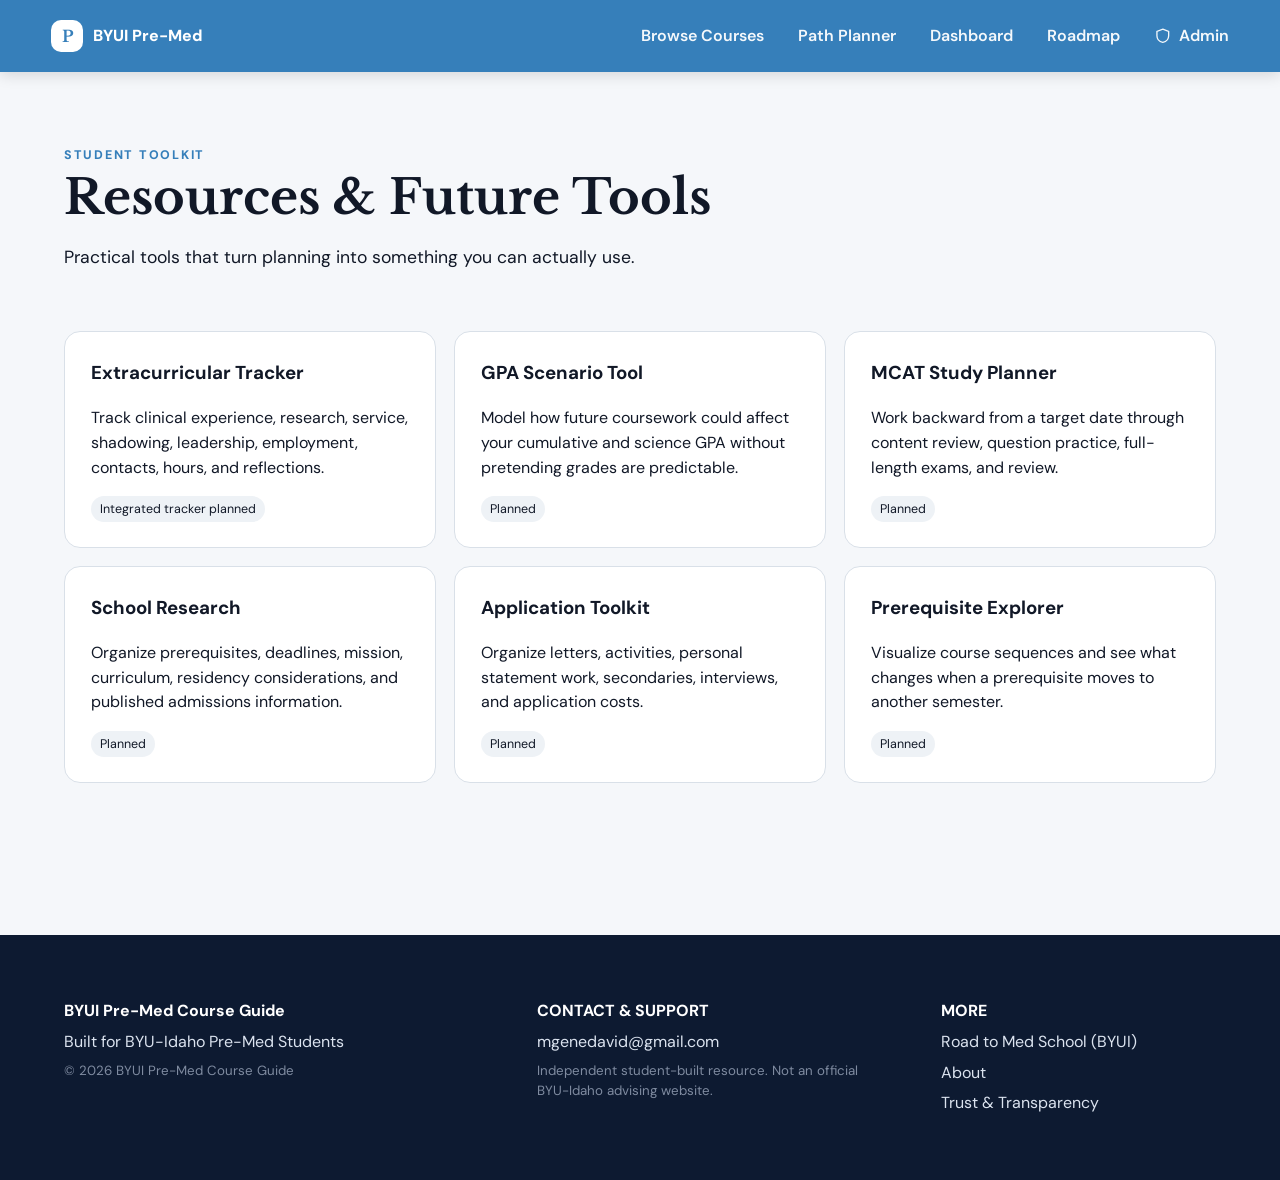
<file: resources.html>
<!doctype html><html lang="en"><head><meta charset="utf-8"><meta name="viewport" content="width=device-width,initial-scale=1"><link href="https://fonts.googleapis.com/css2?family=DM+Sans:wght@400;500;600;700;800&family=Libre+Baskerville:wght@700&display=swap" rel="stylesheet"><link rel="stylesheet" href="styles.css"><title>Resources</title></head><body><div data-nav></div><div class="page-head"><span class="eyebrow">Student toolkit</span><h1>Resources & Future Tools</h1><p>Practical tools that turn planning into something you can actually use.</p></div><main class="container" style="padding-top:18px"><div class="info-grid"><article class="info-card"><h3>Extracurricular Tracker</h3><p>Track clinical experience, research, service, shadowing, leadership, employment, contacts, hours, and reflections.</p><span class="tag">Integrated tracker planned</span></article><article class="info-card"><h3>GPA Scenario Tool</h3><p>Model how future coursework could affect your cumulative and science GPA without pretending grades are predictable.</p><span class="tag">Planned</span></article><article class="info-card"><h3>MCAT Study Planner</h3><p>Work backward from a target date through content review, question practice, full-length exams, and review.</p><span class="tag">Planned</span></article><article class="info-card"><h3>School Research</h3><p>Organize prerequisites, deadlines, mission, curriculum, residency considerations, and published admissions information.</p><span class="tag">Planned</span></article><article class="info-card"><h3>Application Toolkit</h3><p>Organize letters, activities, personal statement work, secondaries, interviews, and application costs.</p><span class="tag">Planned</span></article><article class="info-card"><h3>Prerequisite Explorer</h3><p>Visualize course sequences and see what changes when a prerequisite moves to another semester.</p><span class="tag">Planned</span></article></div></main><div data-foot></div><script src="app.js"></script></body></html>
</file>
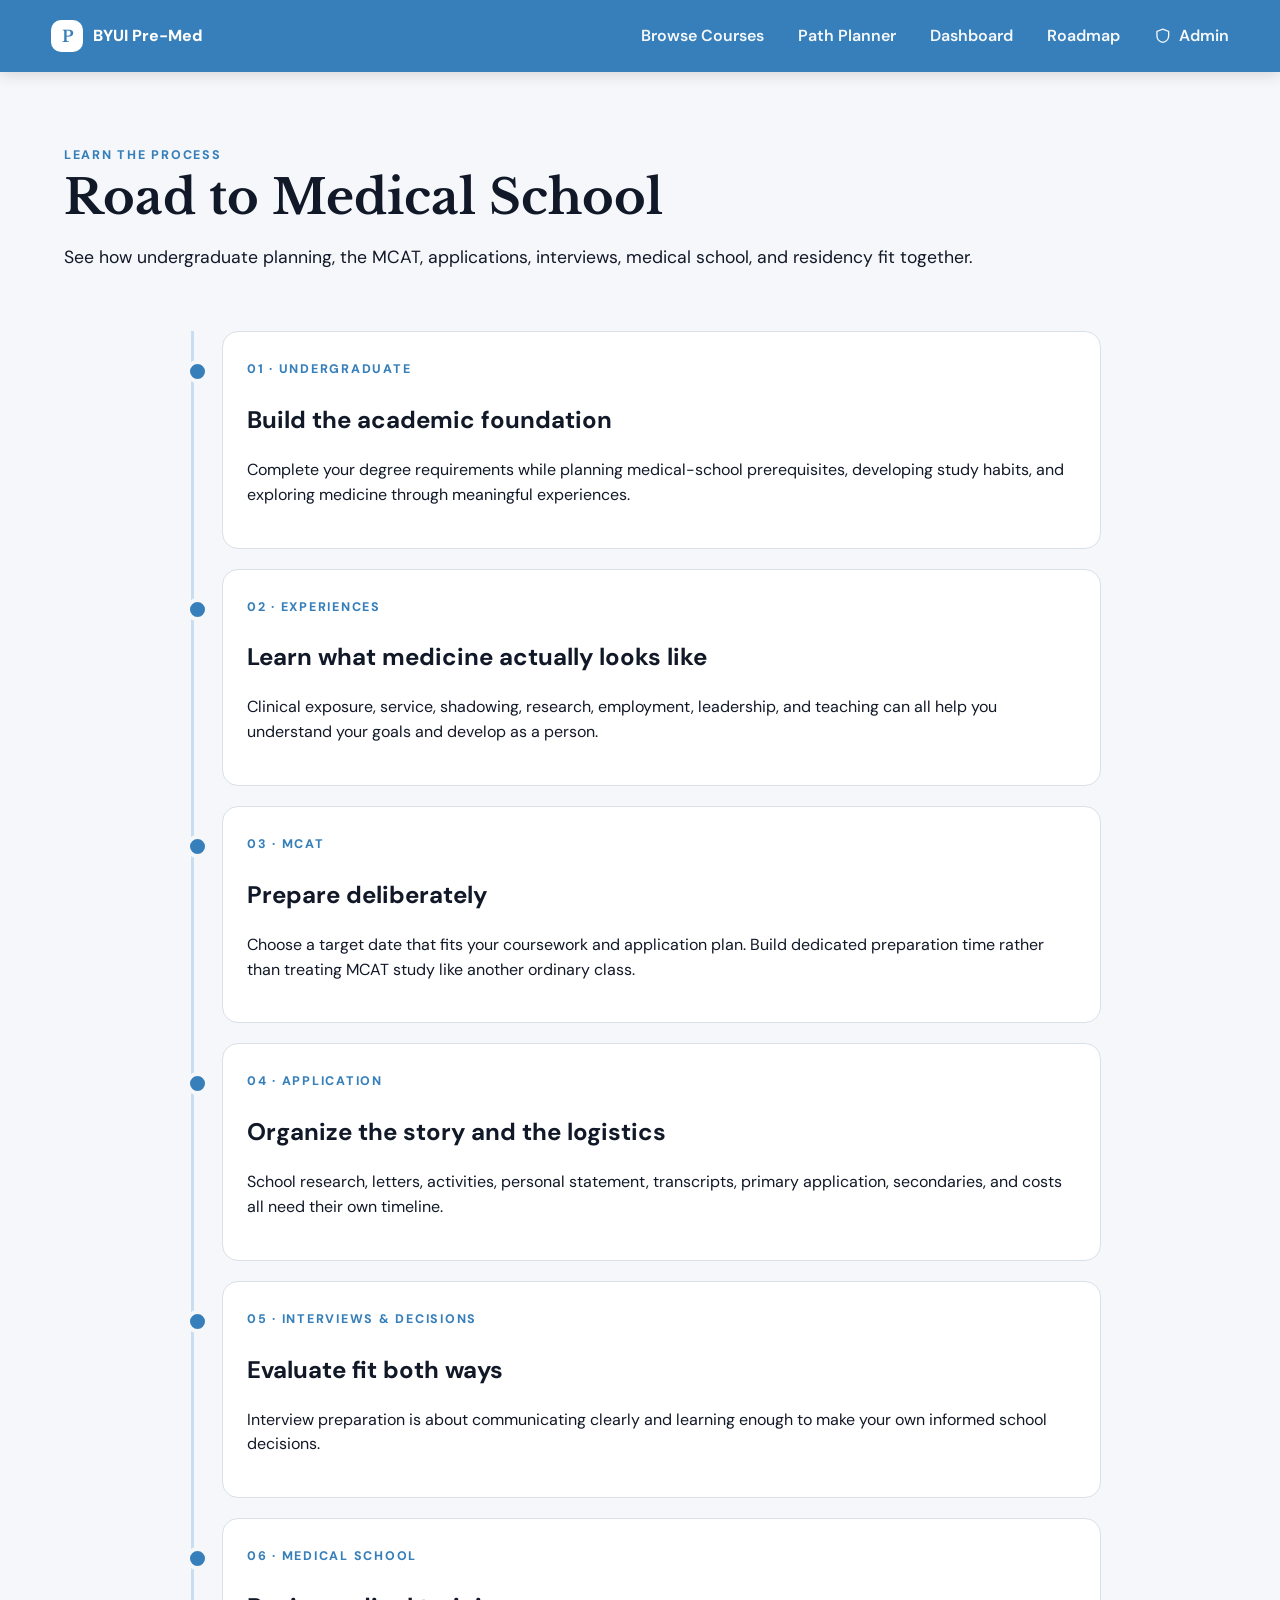
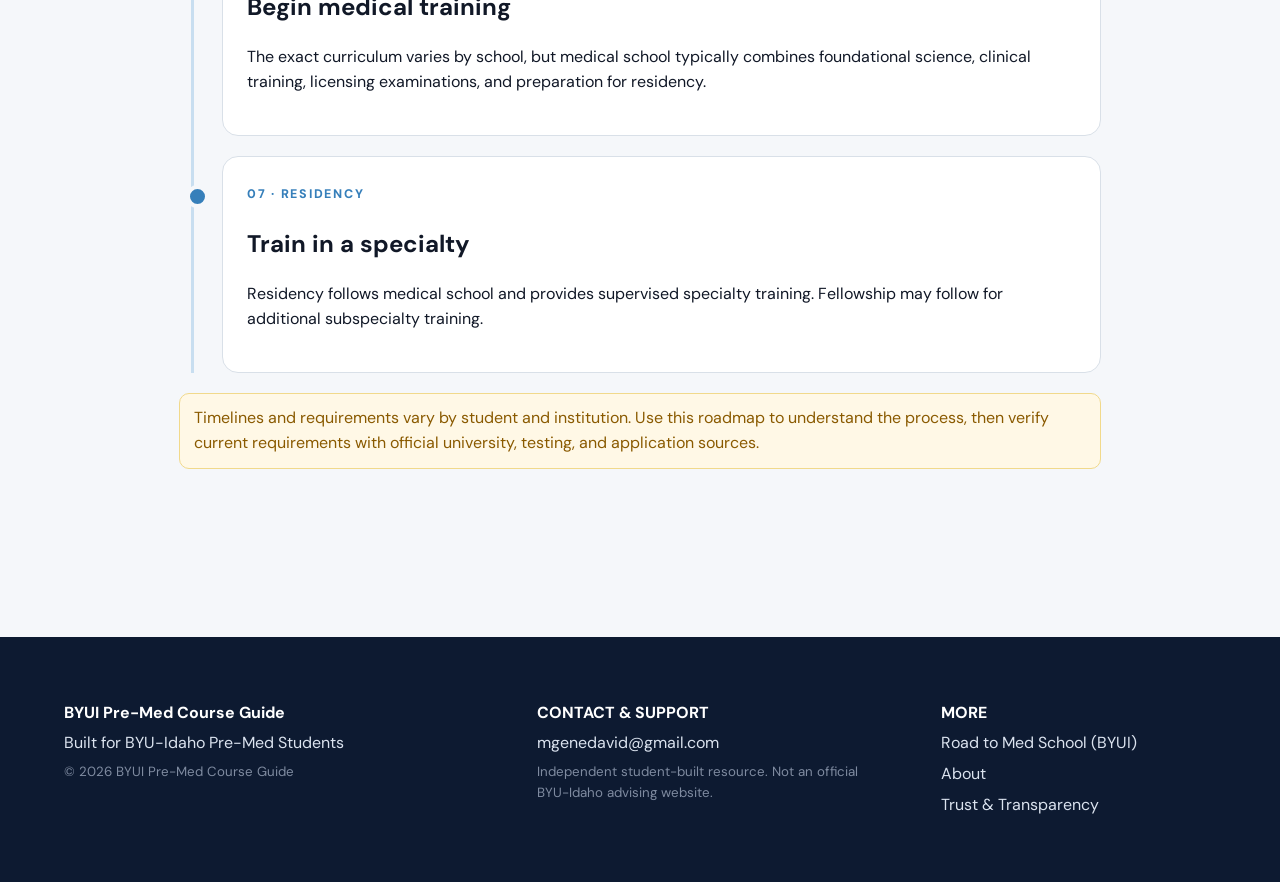
<file: roadmap.html>
<!doctype html><html lang="en"><head><meta charset="utf-8"><meta name="viewport" content="width=device-width,initial-scale=1"><link href="https://fonts.googleapis.com/css2?family=DM+Sans:wght@400;500;600;700;800&family=Libre+Baskerville:wght@700&display=swap" rel="stylesheet"><link rel="stylesheet" href="styles.css"><title>Road to Medical School</title></head><body><div data-nav></div><div class="page-head"><span class="eyebrow">Learn the process</span><h1>Road to Medical School</h1><p>See how undergraduate planning, the MCAT, applications, interviews, medical school, and residency fit together.</p></div><main class="container narrow" style="padding-top:18px"><div class="roadmap-line"><article class="road-step"><span class="eyebrow">01 · Undergraduate</span><h2>Build the academic foundation</h2><p>Complete your degree requirements while planning medical-school prerequisites, developing study habits, and exploring medicine through meaningful experiences.</p></article><article class="road-step"><span class="eyebrow">02 · Experiences</span><h2>Learn what medicine actually looks like</h2><p>Clinical exposure, service, shadowing, research, employment, leadership, and teaching can all help you understand your goals and develop as a person.</p></article><article class="road-step"><span class="eyebrow">03 · MCAT</span><h2>Prepare deliberately</h2><p>Choose a target date that fits your coursework and application plan. Build dedicated preparation time rather than treating MCAT study like another ordinary class.</p></article><article class="road-step"><span class="eyebrow">04 · Application</span><h2>Organize the story and the logistics</h2><p>School research, letters, activities, personal statement, transcripts, primary application, secondaries, and costs all need their own timeline.</p></article><article class="road-step"><span class="eyebrow">05 · Interviews & Decisions</span><h2>Evaluate fit both ways</h2><p>Interview preparation is about communicating clearly and learning enough to make your own informed school decisions.</p></article><article class="road-step"><span class="eyebrow">06 · Medical School</span><h2>Begin medical training</h2><p>The exact curriculum varies by school, but medical school typically combines foundational science, clinical training, licensing examinations, and preparation for residency.</p></article><article class="road-step"><span class="eyebrow">07 · Residency</span><h2>Train in a specialty</h2><p>Residency follows medical school and provides supervised specialty training. Fellowship may follow for additional subspecialty training.</p></article></div><p class="notice">Timelines and requirements vary by student and institution. Use this roadmap to understand the process, then verify current requirements with official university, testing, and application sources.</p></main><div data-foot></div><script src="app.js"></script></body></html>
</file>
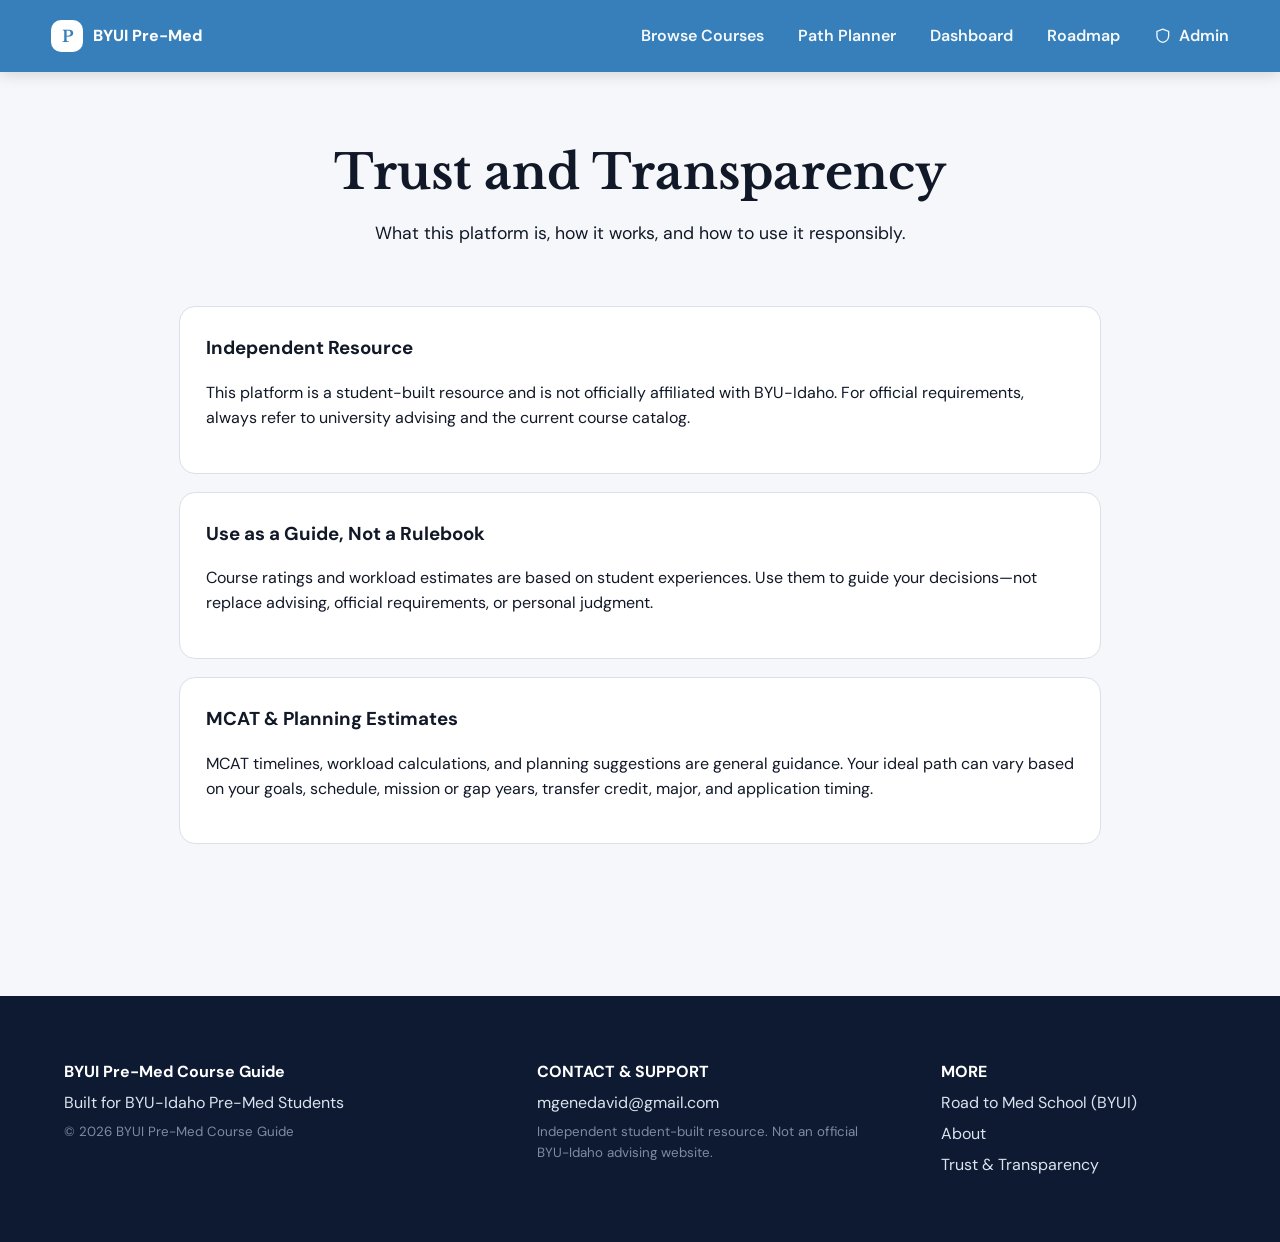
<file: trust.html>
<!doctype html><html lang="en"><head><meta charset="utf-8"><meta name="viewport" content="width=device-width,initial-scale=1"><link href="https://fonts.googleapis.com/css2?family=DM+Sans:wght@400;500;600;700;800&family=Libre+Baskerville:wght@700&display=swap" rel="stylesheet"><link rel="stylesheet" href="styles.css"><title>Trust & Transparency</title></head><body><div data-nav></div><div class="page-head" style="text-align:center"><h1>Trust and Transparency</h1><p>What this platform is, how it works, and how to use it responsibly.</p></div><main class="container narrow" style="padding-top:18px"><div class="info-grid" style="grid-template-columns:1fr"><article class="info-card"><h3>Independent Resource</h3><p>This platform is a student-built resource and is not officially affiliated with BYU-Idaho. For official requirements, always refer to university advising and the current course catalog.</p></article><article class="info-card"><h3>Use as a Guide, Not a Rulebook</h3><p>Course ratings and workload estimates are based on student experiences. Use them to guide your decisions—not replace advising, official requirements, or personal judgment.</p></article><article class="info-card"><h3>MCAT & Planning Estimates</h3><p>MCAT timelines, workload calculations, and planning suggestions are general guidance. Your ideal path can vary based on your goals, schedule, mission or gap years, transfer credit, major, and application timing.</p></article></div></main><div data-foot></div><script src="app.js"></script></body></html>
</file>
<file: styles.css>
:root{--blue:#367fba;--blue2:#4d91c8;--navy:#0d1a31;--ink:#111827;--muted:#647084;--bg:#f5f7fa;--line:#d9e0e8;--white:#fff;--green:#0a9460;--amber:#c46a00;--red:#dc3030;--shadow:0 12px 28px rgba(15,23,42,.10);--serif:'Libre Baskerville',Georgia,serif;--sans:'DM Sans',system-ui,sans-serif}*{box-sizing:border-box}html{scroll-behavior:smooth}body{margin:0;background:var(--bg);color:var(--ink);font:16px/1.55 var(--sans)}a{color:inherit}.icon{width:1.1em;height:1.1em;display:inline-flex;vertical-align:-.18em}.icon svg{width:100%;height:100%;fill:none;stroke:currentColor;stroke-width:1.8}.topbar{height:72px;background:var(--blue);color:white;display:flex;align-items:center;padding:0 max(4vw,32px);position:sticky;top:0;z-index:50;box-shadow:0 3px 14px #0002}.brand{display:flex;gap:10px;align-items:center;text-decoration:none;font-weight:800}.brandmark{width:32px;height:32px;border-radius:10px;background:#fff;color:var(--blue);display:grid;place-items:center;font-family:var(--serif)}.topbar nav{margin-left:auto;display:flex;gap:34px;align-items:center}.topbar nav a{text-decoration:none;font-weight:600;opacity:.95;transition:.2s}.topbar nav a:hover{opacity:1;transform:translateY(-1px)}.admin-link{display:flex;align-items:center;gap:7px}.menu{display:none}.container{max-width:1380px;margin:auto;padding:72px 5vw}.narrow{max-width:1050px}.display{font:700 clamp(2.5rem,5vw,5.2rem)/.98 var(--serif);letter-spacing:-.045em}.section-title{font:700 clamp(2rem,3vw,3.25rem)/1.1 var(--serif);letter-spacing:-.03em}.eyebrow{text-transform:uppercase;letter-spacing:.14em;font-size:.78rem;font-weight:800;color:var(--blue)}.muted{color:var(--muted)}.btn{display:inline-flex;align-items:center;justify-content:center;gap:9px;border:0;border-radius:12px;padding:15px 22px;font:700 1rem var(--sans);text-decoration:none;cursor:pointer;transition:transform .18s,box-shadow .18s,background .18s}.btn:hover{transform:translateY(-2px);box-shadow:0 9px 20px #0002}.btn:active{transform:scale(.98)}.btn.primary{background:var(--blue);color:#fff}.btn.navy{background:var(--navy);color:#fff}.btn.white{background:#fff;color:#286ca7}.btn.ghost{background:transparent;border:1px solid #ffffff88;color:#fff}.btn.soft{background:#eef5fb;color:#286ca7}.hero{min-height:680px;background:linear-gradient(120deg,#347eb9,#4d91c8);color:#fff;display:grid;place-items:center;position:relative;overflow:hidden}.hero:before,.hero:after{content:"";position:absolute;border-radius:50%;filter:blur(1px);background:#ffffff08}.hero:before{width:500px;height:500px;left:-180px;top:-120px}.hero:after{width:620px;height:620px;right:-180px;bottom:-240px}.hero-inner{max-width:900px;text-align:center;padding:80px 24px;position:relative}.hero h1{margin:28px 0}.hero p{font-size:1.28rem;color:#eaf3fb;max-width:760px;margin:0 auto 34px}.built{display:inline-flex;padding:9px 18px;border:1px solid #ffffff55;border-radius:999px;background:#ffffff0c;font-weight:700}.actions{display:flex;gap:14px;justify-content:center;flex-wrap:wrap}.stats{background:#4f91c8;color:#fff;display:grid;grid-template-columns:repeat(4,1fr);padding:30px 6vw;text-align:center}.stats b{display:block;font:700 1.8rem var(--serif)}.stats span{opacity:.8}.subjects{max-width:1400px;margin:-1px auto 0;padding:55px 4vw;display:grid;grid-template-columns:repeat(5,1fr);gap:18px}.subject{background:#fff;border:1px solid var(--line);border-radius:16px;padding:16px;box-shadow:0 6px 15px #0000000d;transition:.2s}.subject:hover{transform:translateY(-4px);box-shadow:var(--shadow)}.subject-art{height:120px;border-radius:12px;background:linear-gradient(135deg,#e8f3fc,#d8eafa);display:grid;place-items:center}.subject-art svg{width:62px;height:62px;stroke:var(--blue);fill:none;stroke-width:1.4}.subject b,.subject small,.subject a{display:block}.subject b{font-size:1.08rem;margin-top:14px}.subject small{min-height:48px;color:var(--muted);margin:4px 0 8px}.subject a{color:#2675b5;font-weight:800;text-decoration:none}.tools{max-width:1400px;margin:auto;padding:40px 5vw 90px;text-align:center}.tools>p{font-size:1.1rem;color:var(--muted)}.tools em{color:var(--blue);font-style:normal}.tool-grid{display:grid;grid-template-columns:1fr 1fr;gap:30px;margin-top:48px;text-align:left}.tool-grid article{background:#fff;border-radius:18px;overflow:hidden;box-shadow:var(--shadow)}.tool-head{padding:30px;color:#fff}.tool-head.blue{background:linear-gradient(135deg,var(--blue),#2f6998)}.tool-head.navy{background:linear-gradient(135deg,#1a2b48,var(--navy))}.tool-head h3{font:700 1.9rem var(--serif);margin:0}.tool-head b,.tool-head span{display:block}.tool-head b{font-size:1.08rem}.tool-head span{opacity:.72}.tool-body{padding:26px}.feature{display:grid;grid-template-columns:40px 1fr;gap:14px;margin:0 0 24px}.feature .icon{width:38px;height:38px;padding:9px;border-radius:50%;background:#eef5fb;color:var(--blue)}.feature b,.feature small{display:block}.feature small{color:var(--muted);font-size:.92rem}.share{margin-top:54px;border-radius:18px;padding:52px 20px;background:linear-gradient(135deg,#347fba,#4991c8);color:#fff}.share h3{font:700 2rem var(--serif);margin:0 0 10px}.share p{font-size:1.05rem}.page-head{padding:70px 5vw 24px;max-width:1380px;margin:auto}.page-head h1{font:700 3rem var(--serif);margin:0 0 12px}.page-head p{font-size:1.1rem}.filterbox{background:#fff;border:1px solid var(--line);border-radius:18px;box-shadow:var(--shadow);padding:18px;margin-bottom:28px}.searchbar{display:flex;align-items:center;border:1px solid #cbd5e1;border-radius:12px;padding:0 14px}.searchbar .icon{color:var(--muted);width:22px;height:22px}.searchbar input{border:0;outline:0;width:100%;padding:16px;font:500 1rem var(--sans)}.filters{display:flex;gap:9px;align-items:center;flex-wrap:wrap;margin-top:14px}.chip{border:1px solid #cfd8e3;background:#fff;border-radius:999px;padding:8px 14px;font-weight:700;cursor:pointer;transition:.18s}.chip:hover,.chip.active{background:var(--blue);color:#fff;border-color:var(--blue)}select,input,textarea{font-family:var(--sans)}.filters select{margin-left:auto;padding:10px 12px;border:1px solid #cfd8e3;border-radius:10px;background:#fff}.course-grid{display:grid;grid-template-columns:repeat(3,1fr);gap:22px}.course-card{display:block;background:#fff;border:1px solid var(--line);border-radius:16px;padding:24px;text-decoration:none;color:inherit;box-shadow:0 4px 10px #00000008;transition:.2s;min-height:225px}.course-card:hover{transform:translateY(-4px);box-shadow:var(--shadow);border-color:#a9c7df}.course-top{display:flex;justify-content:space-between;align-items:center}.course-code{font-weight:800;letter-spacing:.08em;color:var(--blue)}.credits{padding:5px 10px;background:#edf5fb;color:#3277b0;border:1px solid #c8def0;border-radius:7px;font-weight:800}.course-card h3{font-size:1.2rem;margin:18px 0}.mcat{display:inline-flex;align-items:center;gap:7px;padding:6px 10px;border-radius:8px;font-weight:800;border:1px solid}.mcat i{width:10px;height:10px;border-radius:50%;background:currentColor}.mcat.core{color:#c71f2d;background:#fff0f1;border-color:#ffc8cc}.mcat.helpful{color:#b86100;background:#fff8ed;border-color:#ffd29b}.mcat.low-connection{color:#7c6512;background:#fffbea;border-color:#f6e6a7}.mcat.not-tested{color:#667085;background:#f4f6f8;border-color:#dfe3e8}.course-metrics{display:flex;gap:24px;border-top:1px solid var(--line);margin-top:24px;padding-top:16px;color:var(--muted)}.course-metrics span{font-size:.78rem}.course-metrics b{display:block;font-size:1.05rem;color:var(--ink)}.course-metrics em{font-style:italic}.detail-hero{display:grid;grid-template-columns:1fr auto;gap:30px;align-items:start}.detail-hero h1{font:700 3rem var(--serif);margin:6px 0 12px}.meta{display:flex;gap:16px;flex-wrap:wrap;color:var(--muted)}.detail-actions{display:flex;gap:10px;margin-top:26px}.section{margin-top:42px}.section h2{font:700 1.8rem var(--serif)}.rating-summary{display:grid;grid-template-columns:repeat(4,1fr);gap:16px}.metric-card{background:#fff;border:1px solid var(--line);border-radius:15px;padding:24px;text-align:center}.metric-card strong{display:block;font-size:2rem}.metric-card small{color:var(--muted)}.breakdowns{display:grid;grid-template-columns:1.15fr .85fr;gap:18px;margin-top:18px}.panel{background:#fff;border:1px solid var(--line);border-radius:16px;padding:26px}.barrow{margin:18px 0}.barrow div{height:7px;background:#e8edf2;border-radius:9px;overflow:hidden}.barrow i{display:block;height:100%;background:var(--blue);border-radius:9px}.review{background:#fff;border:1px solid var(--line);border-radius:16px;padding:22px;margin:14px 0}.review-tags{display:flex;gap:8px;flex-wrap:wrap}.tag{font-size:.78rem;padding:5px 9px;border-radius:999px;background:#eef2f6}.advice{background:#f5f8fb;border-radius:10px;padding:16px;margin-top:14px}.notice{background:#fff8e6;border:1px solid #f1d98b;color:#8a5a00;border-radius:10px;padding:12px 14px}.planner-shell{display:grid;grid-template-columns:minmax(0,1fr) 340px;gap:24px;align-items:start}.planner-main,.planner-side{min-width:0}.planner-toolbar{display:flex;gap:10px;align-items:center;flex-wrap:wrap;margin-bottom:20px}.planner-toolbar .saved{margin-left:auto;color:var(--green);font-weight:700}.year{background:#fff;border:1px solid var(--line);border-radius:18px;margin-bottom:18px;box-shadow:0 5px 16px #00000008;overflow:hidden}.year-head{padding:18px 22px;display:flex;justify-content:space-between;align-items:center;cursor:pointer}.year-head h2{margin:0;font-size:1.3rem}.semester-row{display:grid;grid-template-columns:repeat(3,1fr);border-top:1px solid var(--line)}.semester{padding:20px;border-right:1px solid var(--line);min-height:245px}.semester:last-child{border:0}.semester h3{margin:0}.semester-meta{font-size:.88rem;color:var(--muted);margin:5px 0 15px}.semester-meta .balanced{color:var(--green)}.semester-meta .heavy{color:var(--red)}.dropzone{min-height:150px;border:1.5px dashed #cbd5e1;border-radius:12px;padding:9px}.dropzone.empty{display:grid;place-items:center;color:#8b96a7}.term-course{background:#edf6fd;border-left:4px solid var(--blue);padding:10px 10px;margin:7px 0;border-radius:8px;font-size:.86rem;position:relative}.term-course.other{background:#f4f2ff;border-color:#7966c6}.term-course button{position:absolute;right:7px;top:5px;border:0;background:transparent;cursor:pointer;font-size:1rem}.planner-side{position:sticky;top:94px}.side-card{background:#fff;border:1px solid var(--line);border-radius:16px;padding:20px;margin-bottom:16px}.side-card h3{margin-top:0}.side-card input,.side-card select{width:100%;padding:11px;border:1px solid #cfd8e3;border-radius:9px;margin:5px 0 10px}.library-list{max-height:430px;overflow:auto}.library-course{padding:12px;border:1px solid var(--line);border-radius:10px;margin:8px 0;cursor:grab;background:#fff}.library-course small{display:block;color:var(--muted)}.timeline{display:grid;grid-template-columns:repeat(3,1fr);gap:10px}.milestone{border-radius:12px;padding:12px;background:#eef5fb}.dashboard-grid{display:grid;grid-template-columns:1.3fr .7fr;gap:22px}.dash-card{background:#fff;border:1px solid var(--line);border-radius:18px;padding:26px;box-shadow:0 5px 16px #00000008}.dash-card h2{margin-top:0}.progress-list p{display:flex;justify-content:space-between;border-bottom:1px solid #edf0f3;padding-bottom:10px}.progress{height:9px;background:#e7edf2;border-radius:99px;overflow:hidden}.progress i{display:block;height:100%;background:var(--blue)}.roadmap-line{border-left:3px solid #c8def0;padding-left:28px;margin-left:12px}.road-step{position:relative;background:#fff;border:1px solid var(--line);border-radius:16px;padding:24px;margin:0 0 20px}.road-step:before{content:"";position:absolute;width:15px;height:15px;border-radius:50%;background:var(--blue);left:-37px;top:28px;border:4px solid var(--bg)}.info-grid{display:grid;grid-template-columns:repeat(3,1fr);gap:18px}.info-card{background:#fff;border:1px solid var(--line);border-radius:16px;padding:26px}.info-card h3{margin-top:0}.form-card{background:#fff;border:1px solid var(--line);border-radius:18px;padding:28px;max-width:900px}.form-grid{display:grid;grid-template-columns:1fr 1fr;gap:18px}.field label{display:block;font-weight:800;margin-bottom:7px}.field input,.field select,.field textarea{width:100%;padding:12px;border:1px solid #cbd5e1;border-radius:9px}.field textarea{min-height:120px}.rating-buttons{display:flex;gap:7px}.rating-buttons input{position:absolute;opacity:0}.rating-buttons label{width:44px;height:44px;display:grid;place-items:center;border:1px solid #cbd5e1;border-radius:10px;cursor:pointer}.rating-buttons input:checked+label{background:var(--blue);color:#fff;border-color:var(--blue)}footer{background:var(--navy);color:#dbe3ef;display:grid;grid-template-columns:1.2fr 1fr .8fr;gap:60px;padding:58px max(5vw,44px);margin-top:80px}footer b,footer span,footer small,footer a{display:block;margin:6px 0}footer b{color:#fff}footer a{text-decoration:none}footer small{color:#7f8ba0}.reveal{opacity:0;transform:translateY(12px);transition:opacity .5s,transform .5s}.reveal.shown{opacity:1;transform:none}@media(max-width:950px){.subjects{grid-template-columns:repeat(2,1fr)}.tool-grid,.dashboard-grid,.breakdowns,.planner-shell{grid-template-columns:1fr}.course-grid{grid-template-columns:repeat(2,1fr)}.planner-side{position:static}.semester-row{grid-template-columns:1fr}.semester{border-right:0;border-bottom:1px solid var(--line)}.stats{grid-template-columns:repeat(2,1fr);gap:22px}.topbar nav{display:none;position:absolute;top:72px;left:0;right:0;background:var(--blue);padding:20px;flex-direction:column}.topbar.open nav{display:flex}.menu{display:block;margin-left:auto;background:#ffffff18;border:1px solid #ffffff55;color:#fff;padding:8px 12px;border-radius:8px}.info-grid{grid-template-columns:1fr 1fr}}@media(max-width:620px){.container,.page-head{padding-left:20px;padding-right:20px}.subjects,.course-grid,.rating-summary,.info-grid,.form-grid{grid-template-columns:1fr}.tool-grid{gap:18px}.stats{grid-template-columns:1fr 1fr}.hero{min-height:600px}.hero p{font-size:1.05rem}.topbar{padding:0 18px}.brand span:last-child{display:none}.course-metrics{gap:14px}footer{grid-template-columns:1fr;gap:24px;padding:40px 24px}.detail-hero{grid-template-columns:1fr}.detail-actions{flex-wrap:wrap}}
@media(prefers-reduced-motion:reduce){*{scroll-behavior:auto!important;transition:none!important;animation:none!important}.reveal{opacity:1;transform:none}}
</file>
